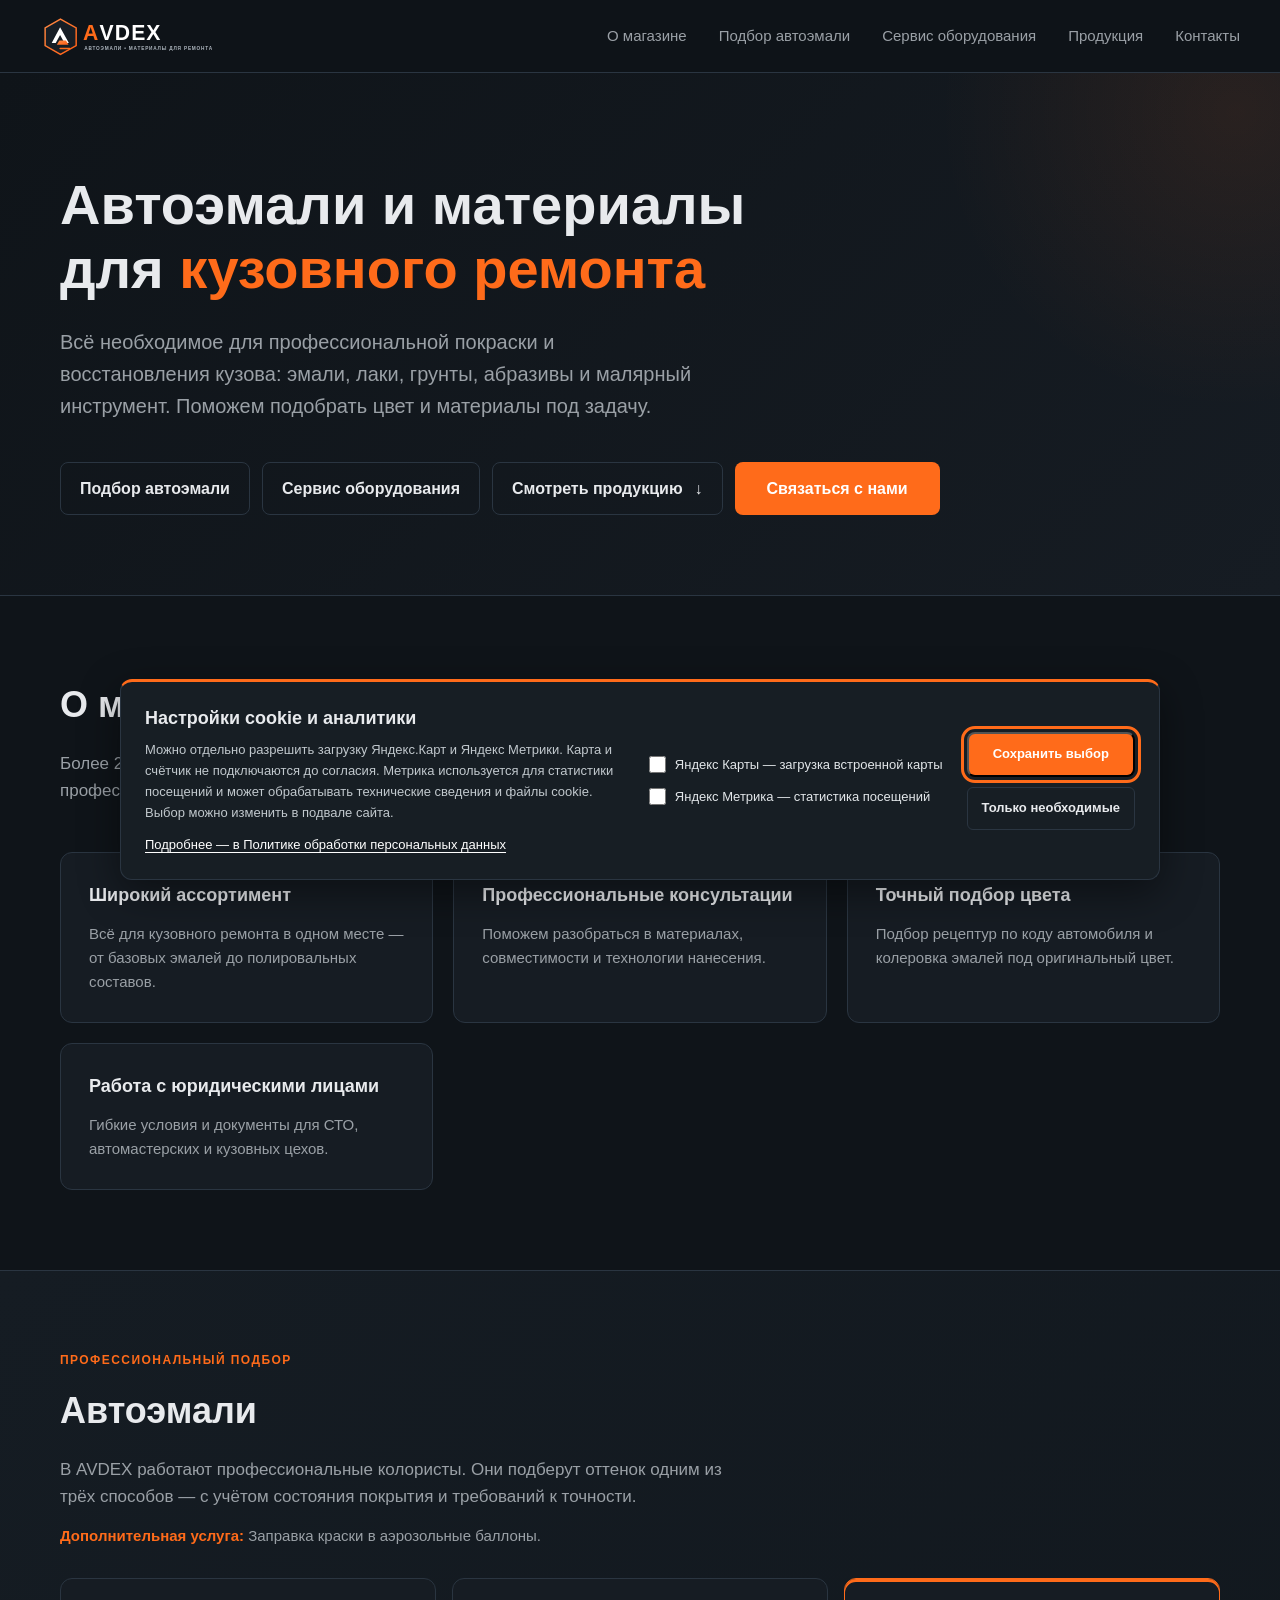
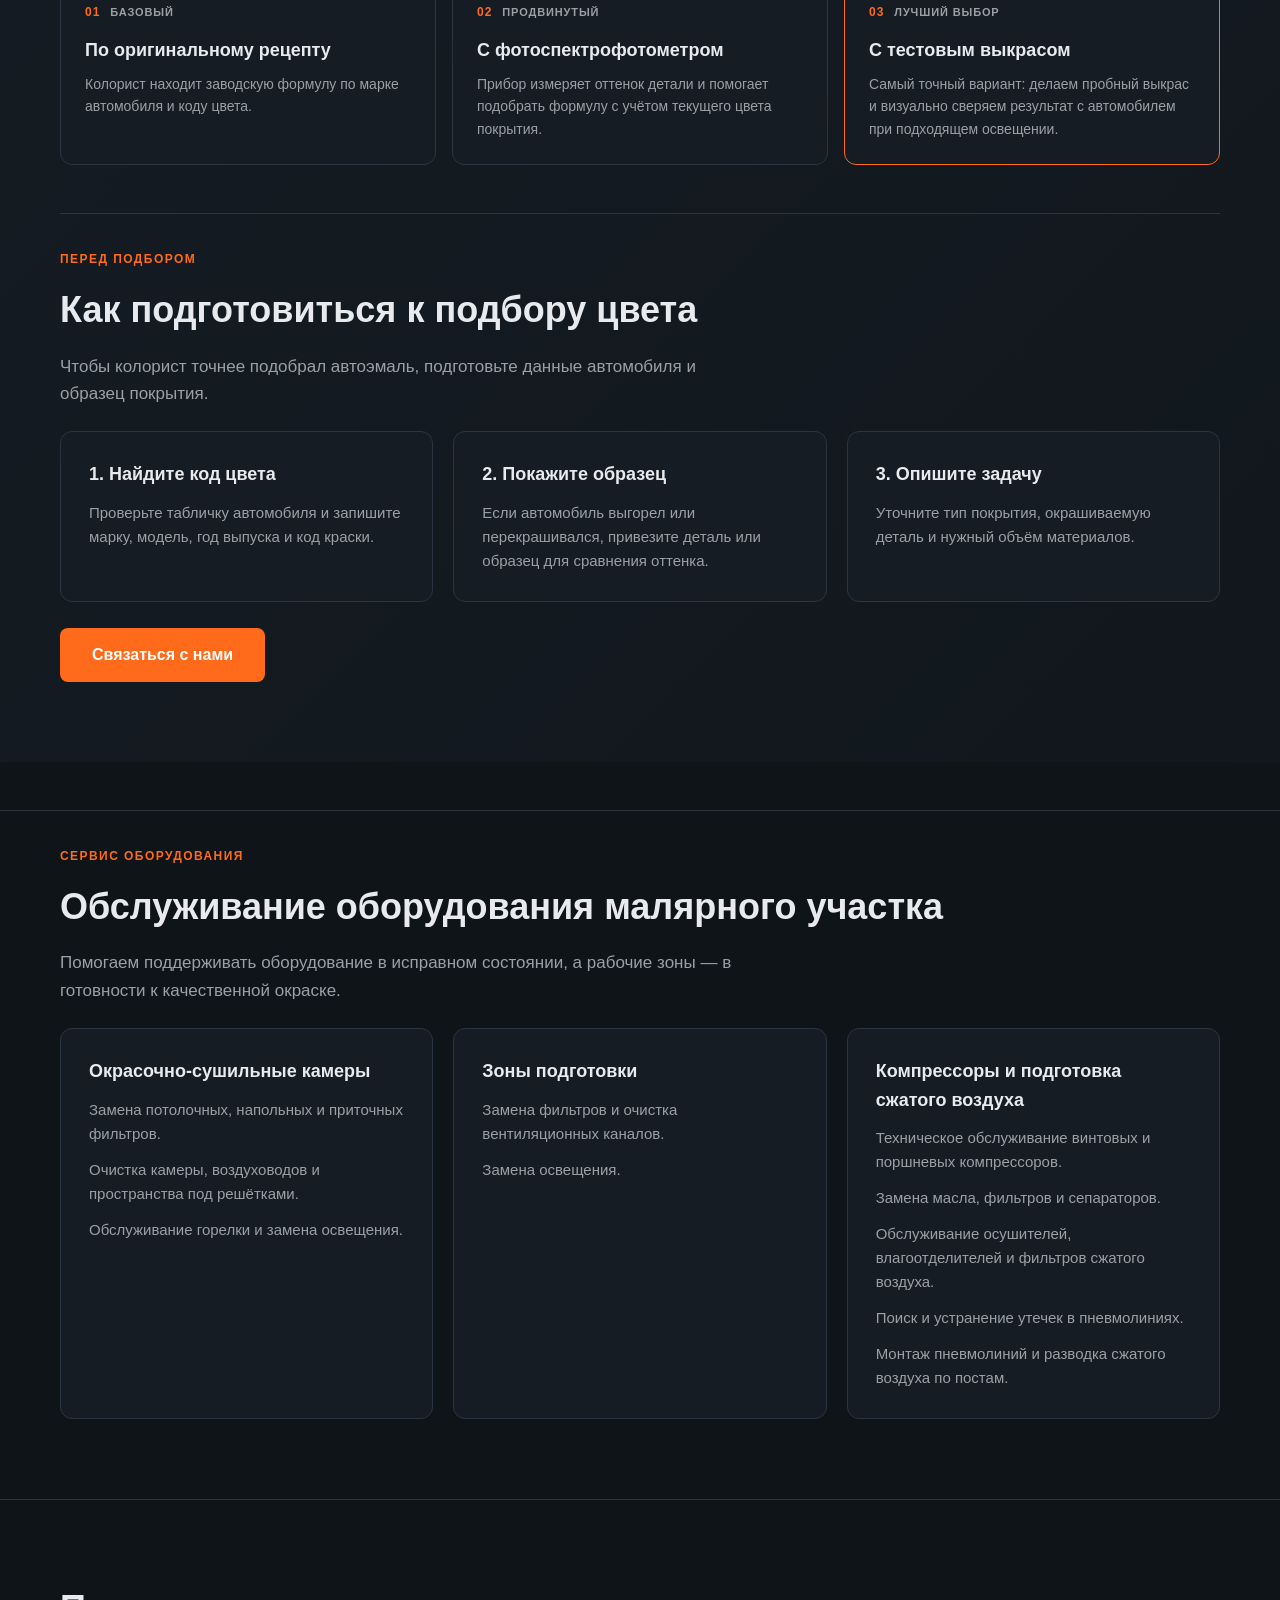
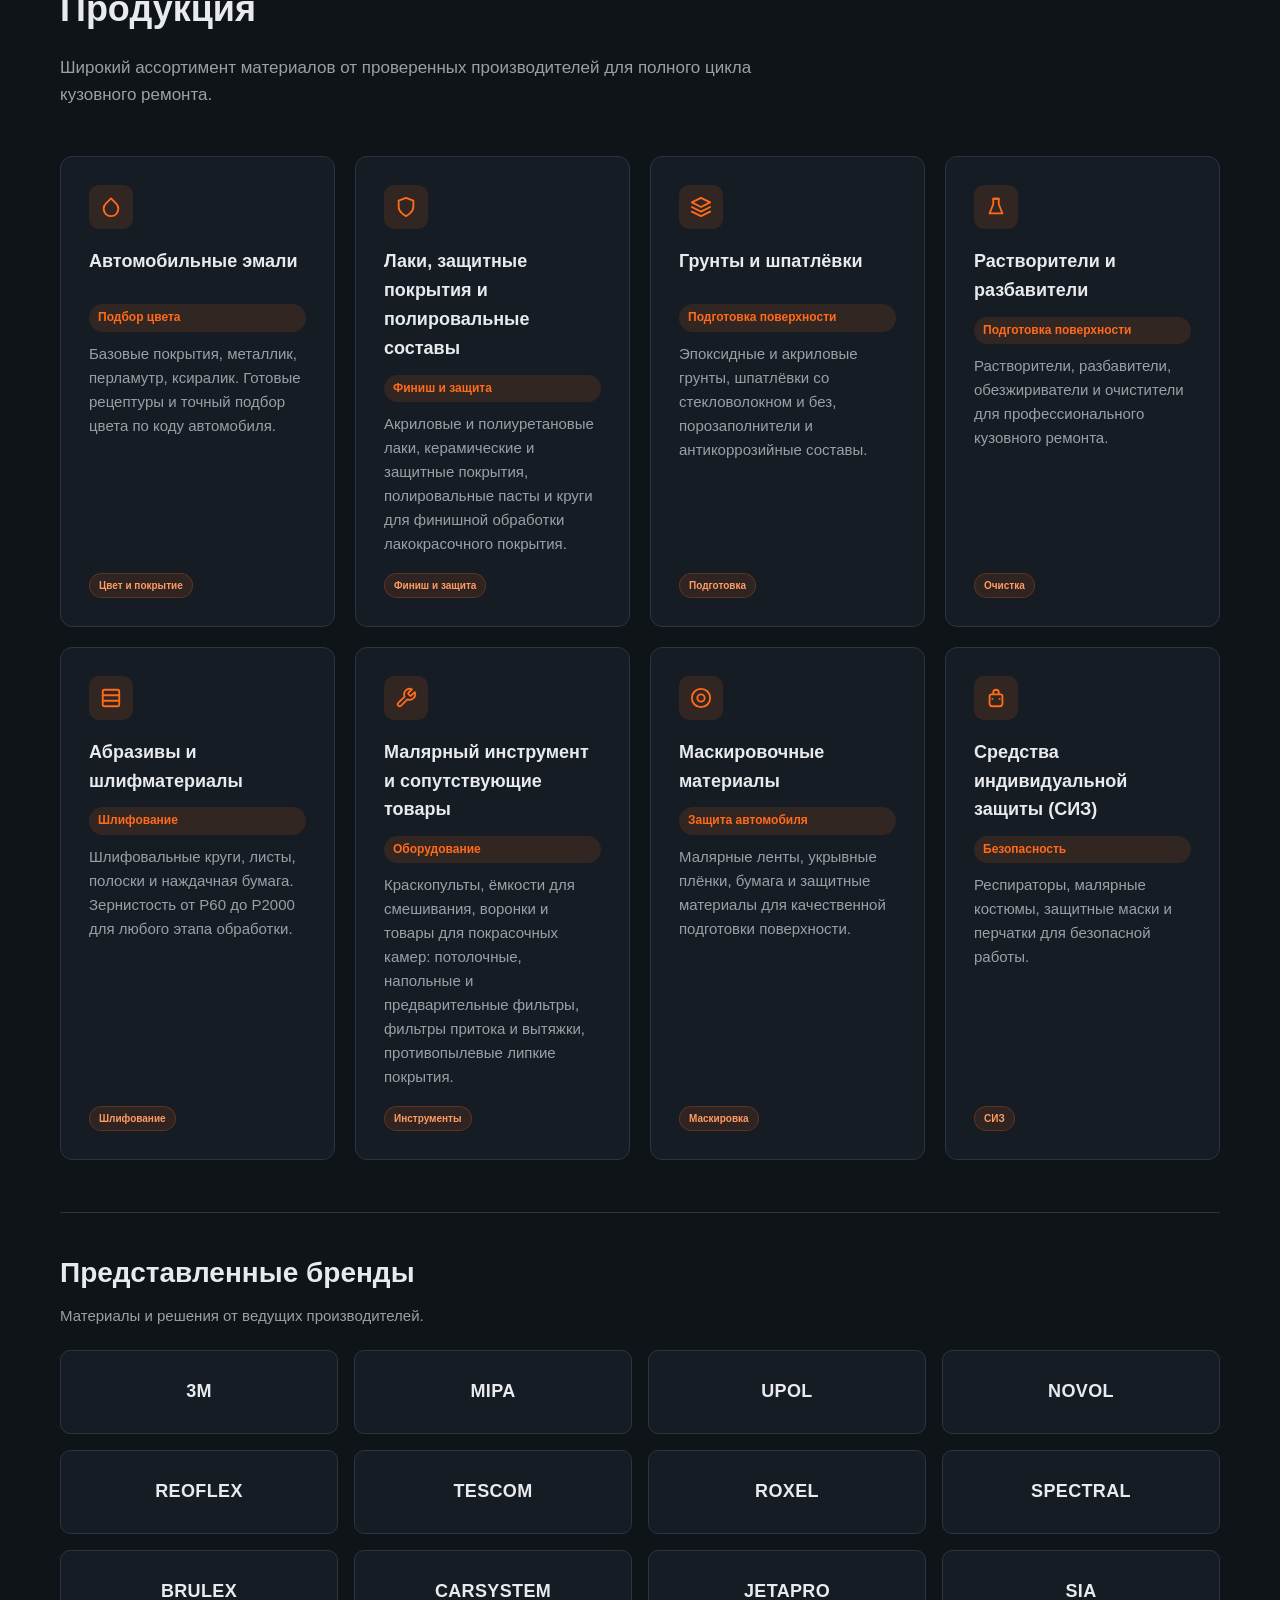
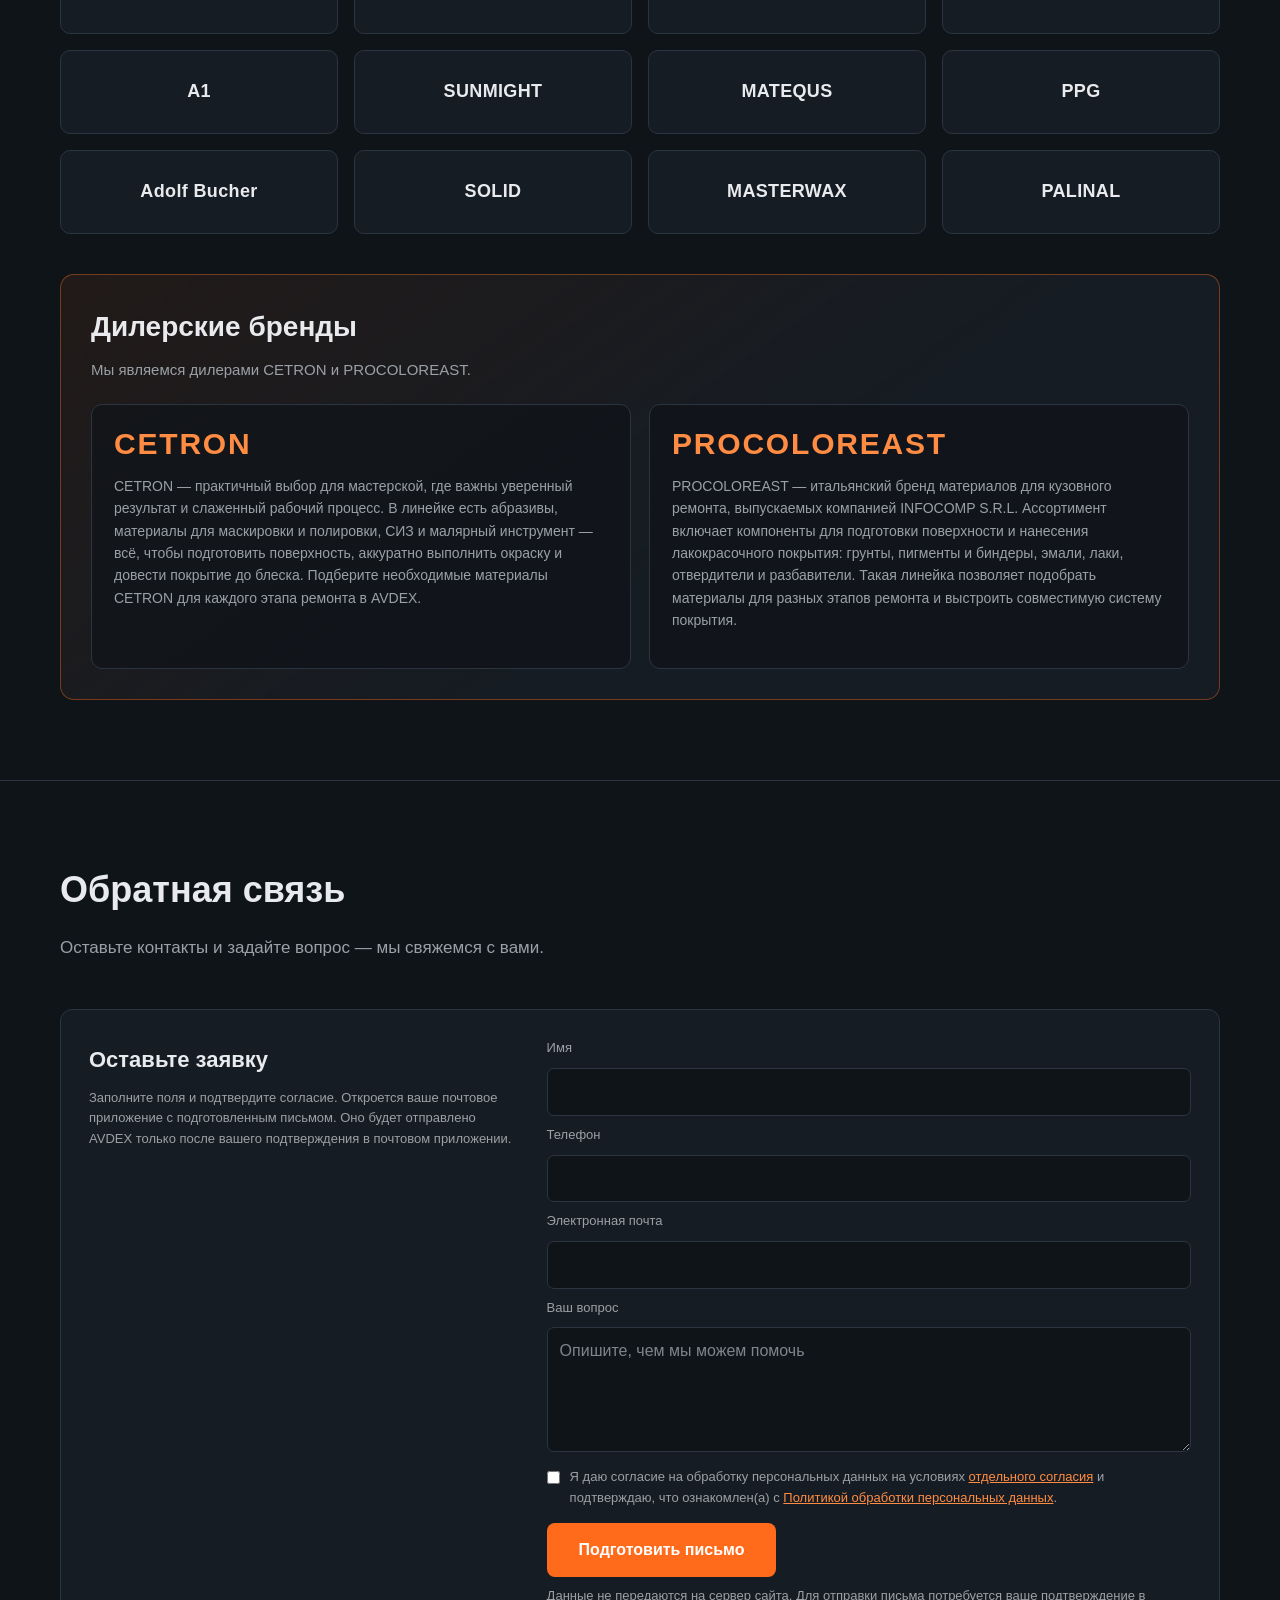
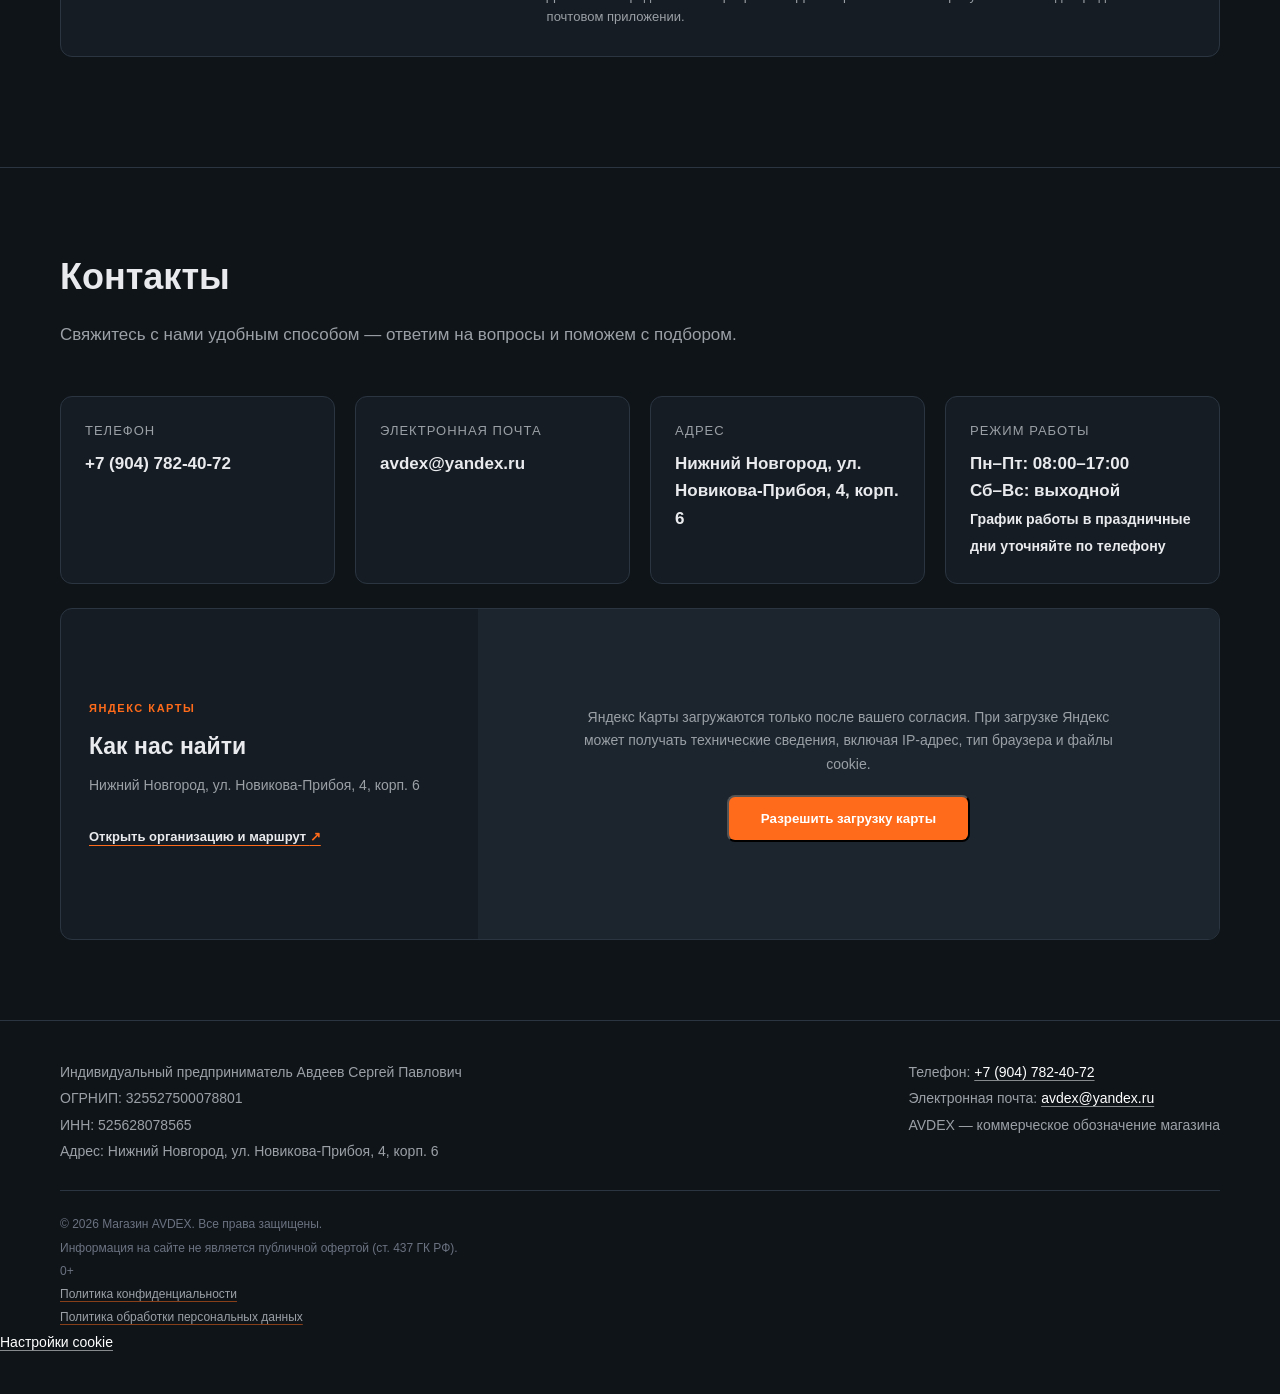
<file: index.html>
<!DOCTYPE html>
<html lang="ru">
<head>
  <meta charset="UTF-8">
  <meta name="viewport" content="width=device-width, initial-scale=1.0">
  <title>AVDEX — магазин автоэмалей и материалов для кузовного ремонта</title>
  <meta name="description" content="Магазин AVDEX: автоэмали, лаки, грунты, шпатлёвки, абразивы и инструмент для кузовного ремонта. Профессиональный подбор цвета.">
  <meta name="theme-color" content="#0f1419">
  <meta property="og:title" content="AVDEX — материалы для кузовного ремонта">
  <meta property="og:description" content="Автоэмали, лаки, грунты и расходные материалы для профессионального кузовного ремонта.">
  <meta property="og:type" content="website">
  <meta property="og:url" content="https://untiedq.github.io/avdex/">
  <link rel="canonical" href="https://untiedq.github.io/avdex/">
  <link rel="icon" href="data:image/svg+xml,%3Csvg xmlns='http://www.w3.org/2000/svg' viewBox='0 0 100 100'%3E%3Crect width='100' height='100' rx='20' fill='%23ff6b1a'/%3E%3Ctext x='50' y='68' font-family='Arial' font-size='48' font-weight='bold' fill='%23fff' text-anchor='middle'%3EA%3C/text%3E%3C/svg%3E">
  <link rel="stylesheet" href="style.css?v=metrica-opt-in-1">
</head>
<body>
  <a class="skip-link" href="#main">Перейти к содержимому</a>

  <header class="header">
    <div class="container header-inner">
      <a href="#top" class="logo" aria-label="AVDEX — главная">
        <img class="logo-image" src="assets/avdex-logo.svg" alt="AVDEX — магазин автоэмалей">
      </a>
      <button class="menu-toggle" type="button" aria-label="Открыть меню" aria-expanded="false" aria-controls="main-nav">☰</button>
      <nav class="nav" id="main-nav" aria-label="Основная навигация">
        <a href="#about">О магазине</a>
        <a href="#paint-matching">Подбор автоэмали</a>
        <a href="#equipment-service">Сервис оборудования</a>
        <a href="#products">Продукция</a>
        <a href="#contacts">Контакты</a>
      </nav>
    </div>
  </header>

  <main id="main">
  <section class="hero" id="top">
    <div class="container">
      <h1>Автоэмали и материалы для <span>кузовного ремонта</span></h1>
      <p>Всё необходимое для профессиональной покраски и восстановления кузова: эмали, лаки, грунты, абразивы и малярный инструмент. Поможем подобрать цвет и материалы под задачу.</p>
      <div class="hero-actions">
        <a href="#paint-matching" class="btn-secondary">Подбор автоэмали</a>
        <a href="#equipment-service" class="btn-secondary">Сервис оборудования</a>
        <a href="#products" class="btn-secondary">Смотреть продукцию <span aria-hidden="true">↓</span></a>
        <a href="#feedback" class="btn">Связаться с нами</a>
      </div>
    </div>
  </section>

  <section class="section" id="about">
    <div class="container">
      <h2 class="section-title">О магазине AVDEX</h2>
      <p class="section-sub">Более 20 лет опыта в малярно-кузовной отрасли. Работаем с частными мастерами и профессиональными СТО, помогаем подобрать материалы под задачу и бюджет.</p>

      <div class="grid">
        <div class="card">
          <h3>Широкий ассортимент</h3>
          <p>Всё для кузовного ремонта в одном месте — от базовых эмалей до полировальных составов.</p>
        </div>
        <div class="card">
          <h3>Профессиональные консультации</h3>
          <p>Поможем разобраться в материалах, совместимости и технологии нанесения.</p>
        </div>
        <div class="card">
          <h3>Точный подбор цвета</h3>
          <p>Подбор рецептур по коду автомобиля и колеровка эмалей под оригинальный цвет.</p>
        </div>
        <div class="card">
          <h3>Работа с юридическими лицами</h3>
          <p>Гибкие условия и документы для СТО, автомастерских и кузовных цехов.</p>
        </div>
      </div>
    </div>
  </section>

  <section class="section color-guide" id="paint-matching">
    <div class="container color-guide-layout">
      <div class="color-guide-intro">
        <p class="guide-kicker">Профессиональный подбор</p>
        <h2 class="section-title">Автоэмали</h2>
        <p class="section-sub">В AVDEX работают профессиональные колористы. Они подберут оттенок одним из трёх способов — с учётом состояния покрытия и требований к точности.</p>
        <p class="paint-service-extra"><strong>Дополнительная услуга:</strong> Заправка краски в аэрозольные баллоны.</p>
        
      </div>
      <div class="matching-methods">
        <article class="method-card"><div class="method-heading"><span class="step-number">01</span><span class="method-level">Базовый</span></div><h3>По оригинальному рецепту</h3><p>Колорист находит заводскую формулу по марке автомобиля и коду цвета.</p></article>
        <article class="method-card"><div class="method-heading"><span class="step-number">02</span><span class="method-level">Продвинутый</span></div><h3>С фотоспектрофотометром</h3><p>Прибор измеряет оттенок детали и помогает подобрать формулу с учётом текущего цвета покрытия.</p></article>
        <article class="method-card method-card-featured"><div class="method-heading"><span class="step-number">03</span><span class="method-level">Лучший выбор</span></div><h3>С тестовым выкрасом</h3><p>Самый точный вариант: делаем пробный выкрас и визуально сверяем результат с автомобилем при подходящем освещении.</p></article>
      </div>
      <div class="prep-guide" id="color-guide">
        <p class="guide-kicker">Перед подбором</p>
        <h2 class="section-title">Как подготовиться к подбору цвета</h2>
        <p class="section-sub">Чтобы колорист точнее подобрал автоэмаль, подготовьте данные автомобиля и образец покрытия.</p>
        <div class="guide-grid">
          <article class="card"><h3>1. Найдите код цвета</h3><p>Проверьте табличку автомобиля и запишите марку, модель, год выпуска и код краски.</p></article>
          <article class="card"><h3>2. Покажите образец</h3><p>Если автомобиль выгорел или перекрашивался, привезите деталь или образец для сравнения оттенка.</p></article>
          <article class="card"><h3>3. Опишите задачу</h3><p>Уточните тип покрытия, окрашиваемую деталь и нужный объём материалов.</p></article>
        </div>
        <div class="guide-actions"><a class="btn" href="#contacts">Связаться с нами</a></div>
      </div>
    </div>
  </section>



  <section class="section prep-guide" id="equipment-service">
        <div class="container">
        <p class="guide-kicker">Сервис оборудования</p>
        <h2 class="section-title">Обслуживание оборудования малярного участка</h2>
        <p class="section-sub">Помогаем поддерживать оборудование в исправном состоянии, а рабочие зоны — в готовности к качественной окраске.</p>
        <div class="guide-grid">
          <article class="card">
            <h3>Окрасочно-сушильные камеры</h3>
            <div class="equipment-service-list">
              <p>Замена потолочных, напольных и приточных фильтров.</p>
              <p>Очистка камеры, воздуховодов и пространства под решётками.</p>
              <p>Обслуживание горелки и замена освещения.</p>
            </div>
          </article>
          <article class="card">
            <h3>Зоны подготовки</h3>
            <div class="equipment-service-list">
              <p>Замена фильтров и очистка вентиляционных каналов.</p>
              <p>Замена освещения.</p>
            </div>
          </article>
          <article class="card">
            <h3>Компрессоры и подготовка сжатого воздуха</h3>
            <div class="equipment-service-list">
              <p>Техническое обслуживание винтовых и поршневых компрессоров.</p>
              <p>Замена масла, фильтров и сепараторов.</p>
              <p>Обслуживание осушителей, влагоотделителей и фильтров сжатого воздуха.</p>
              <p>Поиск и устранение утечек в пневмолиниях.</p>
              <p>Монтаж пневмолиний и разводка сжатого воздуха по постам.</p>
            </div>
          </article>
        </div>
              </div>
      </section>

  <section class="section" id="products">
    <div class="container">
      <h2 class="section-title">Продукция</h2>
      <p class="section-sub">Широкий ассортимент материалов от проверенных производителей для полного цикла кузовного ремонта.</p>

      <div class="grid product-grid">
        <div class="card product-card">
          <div class="icon"><svg viewBox="0 0 24 24" fill="none" stroke="currentColor" stroke-width="2" stroke-linecap="round" stroke-linejoin="round"><path d="M12 2.69l5.66 5.66a8 8 0 1 1-11.31 0z"/></svg></div>
          <h3>Автомобильные эмали</h3><span class="card-tag">Подбор цвета</span>
          <p>Базовые покрытия, металлик, перламутр, ксиралик. Готовые рецептуры и точный подбор цвета по коду автомобиля.</p>
          <span class="product-tag">Цвет и покрытие</span>
        </div>

        <div class="card product-card">
          <div class="icon"><svg viewBox="0 0 24 24" fill="none" stroke="currentColor" stroke-width="2" stroke-linecap="round" stroke-linejoin="round"><path d="M12 22s8-4 8-10V5l-8-3-8 3v7c0 6 8 10 8 10z"/></svg></div>
          <h3>Лаки, защитные покрытия и полировальные составы</h3><span class="card-tag">Финиш и защита</span>
          <p>Акриловые и полиуретановые лаки, керамические и защитные покрытия, полировальные пасты и круги для финишной обработки лакокрасочного покрытия.</p>
          <span class="product-tag">Финиш и защита</span>
        </div>

        <div class="card product-card">
          <div class="icon"><svg viewBox="0 0 24 24" fill="none" stroke="currentColor" stroke-width="2" stroke-linecap="round" stroke-linejoin="round"><polygon points="12 2 2 7 12 12 22 7 12 2"/><polyline points="2 17 12 22 22 17"/><polyline points="2 12 12 17 22 12"/></svg></div>
          <h3>Грунты и шпатлёвки</h3><span class="card-tag">Подготовка поверхности</span>
          <p>Эпоксидные и акриловые грунты, шпатлёвки со стекловолокном и без, порозаполнители и антикоррозийные составы.</p>
          <span class="product-tag">Подготовка</span>
        </div>

        <div class="card product-card">
          <div class="icon"><svg viewBox="0 0 24 24" fill="none" stroke="currentColor" stroke-width="2" stroke-linecap="round" stroke-linejoin="round"><path d="M9 3h6v6l4 10H5L9 9V3z"/><line x1="9" y1="3" x2="15" y2="3"/></svg></div>
          <h3>Растворители и разбавители</h3><span class="card-tag">Подготовка поверхности</span>
          <p>Растворители, разбавители, обезжириватели и очистители для профессионального кузовного ремонта.</p>
          <span class="product-tag">Очистка</span>
        </div>

        <div class="card product-card">
          <div class="icon"><svg viewBox="0 0 24 24" fill="none" stroke="currentColor" stroke-width="2" stroke-linecap="round" stroke-linejoin="round"><rect x="3" y="3" width="18" height="18" rx="2"/><line x1="3" y1="9" x2="21" y2="9"/><line x1="3" y1="15" x2="21" y2="15"/></svg></div>
          <h3>Абразивы и шлифматериалы</h3><span class="card-tag">Шлифование</span>
          <p>Шлифовальные круги, листы, полоски и наждачная бумага. Зернистость от P60 до P2000 для любого этапа обработки.</p>
          <span class="product-tag">Шлифование</span>
        </div>

        <div class="card product-card">
          <div class="icon"><svg viewBox="0 0 24 24" fill="none" stroke="currentColor" stroke-width="2" stroke-linecap="round" stroke-linejoin="round"><path d="M14.7 6.3a1 1 0 0 0 0 1.4l1.6 1.6a1 1 0 0 0 1.4 0l3.77-3.77a6 6 0 0 1-7.94 7.94l-6.91 6.91a2.12 2.12 0 0 1-3-3l6.91-6.91a6 6 0 0 1 7.94-7.94l-3.76 3.76z"/></svg></div>
          <h3>Малярный инструмент и сопутствующие товары</h3><span class="card-tag">Оборудование</span>
          <p>Краскопульты, ёмкости для смешивания, воронки и товары для покрасочных камер: потолочные, напольные и предварительные фильтры, фильтры притока и вытяжки, противопылевые липкие покрытия.</p>
          <span class="product-tag">Инструменты</span>
        </div>

        <div class="card product-card">
          <div class="icon"><svg viewBox="0 0 24 24" fill="none" stroke="currentColor" stroke-width="2" stroke-linecap="round" stroke-linejoin="round"><circle cx="12" cy="12" r="10"/><circle cx="12" cy="12" r="4"/></svg></div>
          <h3>Маскировочные материалы</h3><span class="card-tag">Защита автомобиля</span>
          <p>Малярные ленты, укрывные плёнки, бумага и защитные материалы для качественной подготовки поверхности.</p>
          <span class="product-tag">Маскировка</span>
        </div>

        <div class="card product-card">
          <div class="icon"><svg viewBox="0 0 24 24" fill="none" stroke="currentColor" stroke-width="2" stroke-linecap="round" stroke-linejoin="round"><path d="M12 3a3 3 0 0 0-3 3v2H7a2 2 0 0 0-2 2v8a3 3 0 0 0 3 3h8a3 3 0 0 0 3-3v-8a2 2 0 0 0-2-2h-2V6a3 3 0 0 0-3-3z"/><path d="M9 8h6M8 13h.01M16 13h.01"/></svg></div>
          <h3>Средства индивидуальной защиты (СИЗ)</h3><span class="card-tag">Безопасность</span>
          <p>Респираторы, малярные костюмы, защитные маски и перчатки для безопасной работы.</p>
          <span class="product-tag">СИЗ</span>
        </div></div>
      <div class="brand-showcase">
        <h3 class="section-title">Представленные бренды</h3>
        <p class="section-sub">Материалы и решения от ведущих производителей.</p>
        <div class="brand-grid" aria-label="Представленные бренды">
          <div class="brand-wordmark"><strong>3M</strong></div>
          <div class="brand-wordmark"><strong>MIPA</strong></div>
          <div class="brand-wordmark"><strong>UPOL</strong></div>
          <div class="brand-wordmark"><strong>NOVOL</strong></div>
          <div class="brand-wordmark"><strong>REOFLEX</strong></div>
          <div class="brand-wordmark"><strong>TESCOM</strong></div>
          <div class="brand-wordmark"><strong>ROXEL</strong></div>
          <div class="brand-wordmark"><strong>SPECTRAL</strong></div>
          <div class="brand-wordmark"><strong>BRULEX</strong></div>
          <div class="brand-wordmark"><strong>CARSYSTEM</strong></div>
          <div class="brand-wordmark"><strong>JETAPRO</strong></div>
          <div class="brand-wordmark"><strong>SIA</strong></div>
          <div class="brand-wordmark"><strong>A1</strong></div>
          <div class="brand-wordmark"><strong>SUNMIGHT</strong></div>
          <div class="brand-wordmark"><strong>MATEQUS</strong></div>
          <div class="brand-wordmark"><strong>PPG</strong></div>
          <div class="brand-wordmark"><strong>Adolf Bucher</strong></div>
          <div class="brand-wordmark"><strong>SOLID</strong></div>
          <div class="brand-wordmark"><strong>MASTERWAX</strong></div>
          <div class="brand-wordmark"><strong>PALINAL</strong></div>
        </div>
      </div>
      <div class="dealer-showcase">
        <h3 class="section-title">Дилерские бренды</h3>
        <p class="section-sub">Мы являемся дилерами CETRON и PROCOLOREAST.</p>
        <div class="dealer-brand-grid">
          <article class="dealer-brand-card">
            <div class="dealer-brand-heading"><strong class="dealer-brand-mark">CETRON</strong></div>
            <p>CETRON — практичный выбор для мастерской, где важны уверенный результат и слаженный рабочий процесс. В линейке есть абразивы, материалы для маскировки и полировки, СИЗ и малярный инструмент — всё, чтобы подготовить поверхность, аккуратно выполнить окраску и довести покрытие до блеска. Подберите необходимые материалы CETRON для каждого этапа ремонта в AVDEX.</p>
          </article>
          <article class="dealer-brand-card">
            <div class="dealer-brand-heading"><strong class="dealer-brand-mark">PROCOLOREAST</strong></div>
            <p>PROCOLOREAST — итальянский бренд материалов для кузовного ремонта, выпускаемых компанией INFOCOMP S.R.L. Ассортимент включает компоненты для подготовки поверхности и нанесения лакокрасочного покрытия: грунты, пигменты и биндеры, эмали, лаки, отвердители и разбавители. Такая линейка позволяет подобрать материалы для разных этапов ремонта и выстроить совместимую систему покрытия. </p>
          </article>
        </div>
      </div>

    </div>
  </section>





      

  <section class="section" id="feedback">
    <div class="container">
      <h2 class="section-title">Обратная связь</h2>
      <p class="section-sub">Оставьте контакты и задайте вопрос — мы свяжемся с вами.</p>
      <div class="feedback-card">
        <div class="feedback-copy">
          <h3>Оставьте заявку</h3>
          <p>Заполните поля и подтвердите согласие. Откроется ваше почтовое приложение с подготовленным письмом. Оно будет отправлено AVDEX только после вашего подтверждения в почтовом приложении.</p>
        </div>
        <form class="feedback-form" id="feedback-form">
          <label for="feedback-name">Имя</label>
          <input id="feedback-name" name="name" autocomplete="name" required maxlength="100">
          <label for="feedback-phone">Телефон</label>
          <input id="feedback-phone" name="phone" type="tel" autocomplete="tel" required maxlength="30">
          <label for="feedback-email">Электронная почта</label>
          <input id="feedback-email" name="email" type="email" autocomplete="email" required maxlength="254">
          <label for="feedback-message">Ваш вопрос</label>
          <textarea id="feedback-message" name="message" rows="4" maxlength="2000" placeholder="Опишите, чем мы можем помочь"></textarea>
          <label class="consent-check">
            <input type="checkbox" name="consent" required>
            <span>Я даю согласие на обработку персональных данных на условиях <a href="consent.html" target="_blank" rel="noopener">отдельного согласия</a> и подтверждаю, что ознакомлен(а) с <a href="personal-data.html" target="_blank" rel="noopener">Политикой обработки персональных данных</a>.</span>
          </label>
          <button class="btn" type="submit">Подготовить письмо</button>
          <p class="form-note" id="form-note" aria-live="polite">Данные не передаются на сервер сайта. Для отправки письма потребуется ваше подтверждение в почтовом приложении.</p>
        </form>
      </div>
    </div>
  </section>

  <section class="section" id="contacts">
    <div class="container">
      <h2 class="section-title">Контакты</h2>
      <p class="section-sub">Свяжитесь с нами удобным способом — ответим на вопросы и поможем с подбором.</p>

      <div class="contacts-grid">
        <div class="contact-item">
          <div class="label">Телефон</div>
          <div class="value"><a href="tel:+79047824072">+7 (904) 782-40-72</a></div>
        </div>
        <div class="contact-item">
          <div class="label">Электронная почта</div>
          <div class="value"><a href="mailto:avdex@yandex.ru">avdex@yandex.ru</a></div>
        </div>
        <div class="contact-item">
          <div class="label">Адрес</div>
          <div class="value">Нижний Новгород, ул. Новикова-Прибоя, 4, корп. 6</div>
        </div>
        <div class="contact-item">
          <div class="label">Режим работы</div>
          <div class="value">Пн–Пт: 08:00–17:00<br>Сб–Вс: выходной<br><small>График работы в праздничные дни уточняйте по телефону</small></div>
        </div>
      </div>
      <div class="map-card">
        <div class="map-copy">
          <p class="map-kicker">Яндекс Карты</p>
          <h3>Как нас найти</h3>
          <p class="map-address">Нижний Новгород, ул. Новикова-Прибоя, 4, корп. 6</p>
          <a class="map-link" href="https://yandex.ru/maps/org/avdex/193976392465/?ll=43.925282%2C56.258968&z=17" target="_blank" rel="noopener noreferrer">Открыть организацию и маршрут <span aria-hidden="true">↗</span></a>
        </div>
        <div class="map-frame" id="map-frame">
          <div class="map-placeholder" id="map-placeholder">
            <p>Яндекс Карты загружаются только после вашего согласия. При загрузке Яндекс может получать технические сведения, включая IP-адрес, тип браузера и файлы cookie.</p>
            <button class="btn" type="button" id="map-load-button">Разрешить загрузку карты</button>
          </div>
        </div>
      </div>

    </div>
  </section>

  

  </main>

  <footer class="footer">
    <div class="container">
      <div class="footer-inner">
        <div class="footer-info">
          <p>Индивидуальный предприниматель Авдеев Сергей Павлович</p>
          <p>ОГРНИП: 325527500078801</p>
          <p>ИНН: 525628078565</p>
          <p>Адрес: Нижний Новгород, ул. Новикова-Прибоя, 4, корп. 6</p>
        </div>
        <div class="footer-info">
          <p>Телефон: <a href="tel:+79047824072">+7 (904) 782-40-72</a></p>
          <p>Электронная почта: <a href="mailto:avdex@yandex.ru">avdex@yandex.ru</a></p>
          <p>AVDEX — коммерческое обозначение магазина</p>
        </div>
      </div>
      <div class="footer-legal">
        <p>© 2026 Магазин AVDEX. Все права защищены.</p>
        <p>Информация на сайте не является публичной офертой (ст. 437 ГК РФ).</p>
        <p>0+</p>
        <p><a href="privacy.html">Политика конфиденциальности</a></p>
        <p><a href="personal-data.html">Политика обработки персональных данных</a></p>
      </div>
    </div>
      <p><button class="cookie-settings-button" type="button" id="cookie-settings">Настройки cookie</button></p>
  </footer>

  <aside class="cookie-banner" id="cookie-banner" role="dialog" aria-modal="false" aria-labelledby="cookie-title" aria-describedby="cookie-description" hidden>
    <div class="cookie-banner-copy">
      <h2 id="cookie-title">Настройки cookie и аналитики</h2>
      <p id="cookie-description">Можно отдельно разрешить загрузку Яндекс.Карт и Яндекс Метрики. Карта и счётчик не подключаются до согласия. Метрика используется для статистики посещений и может обрабатывать технические сведения и файлы cookie. Выбор можно изменить в подвале сайта.</p>
      <a href="personal-data.html">Подробнее — в Политике обработки персональных данных</a>
    </div>
    <div class="cookie-banner-options">
      <label class="cookie-choice"><input type="checkbox" id="cookie-map-consent"> Яндекс Карты — загрузка встроенной карты</label>
      <label class="cookie-choice"><input type="checkbox" id="cookie-metrica-consent"> Яндекс Метрика — статистика посещений</label>
    </div>
    <div class="cookie-banner-actions">
      <button class="btn" type="button" id="cookie-save">Сохранить выбор</button>
      <button class="btn-secondary" type="button" id="cookie-reject">Только необходимые</button>
    </div>
  </aside>

  <script src="script.js?v=metrica-opt-in-1"></script>
</body>
</html>
</file>
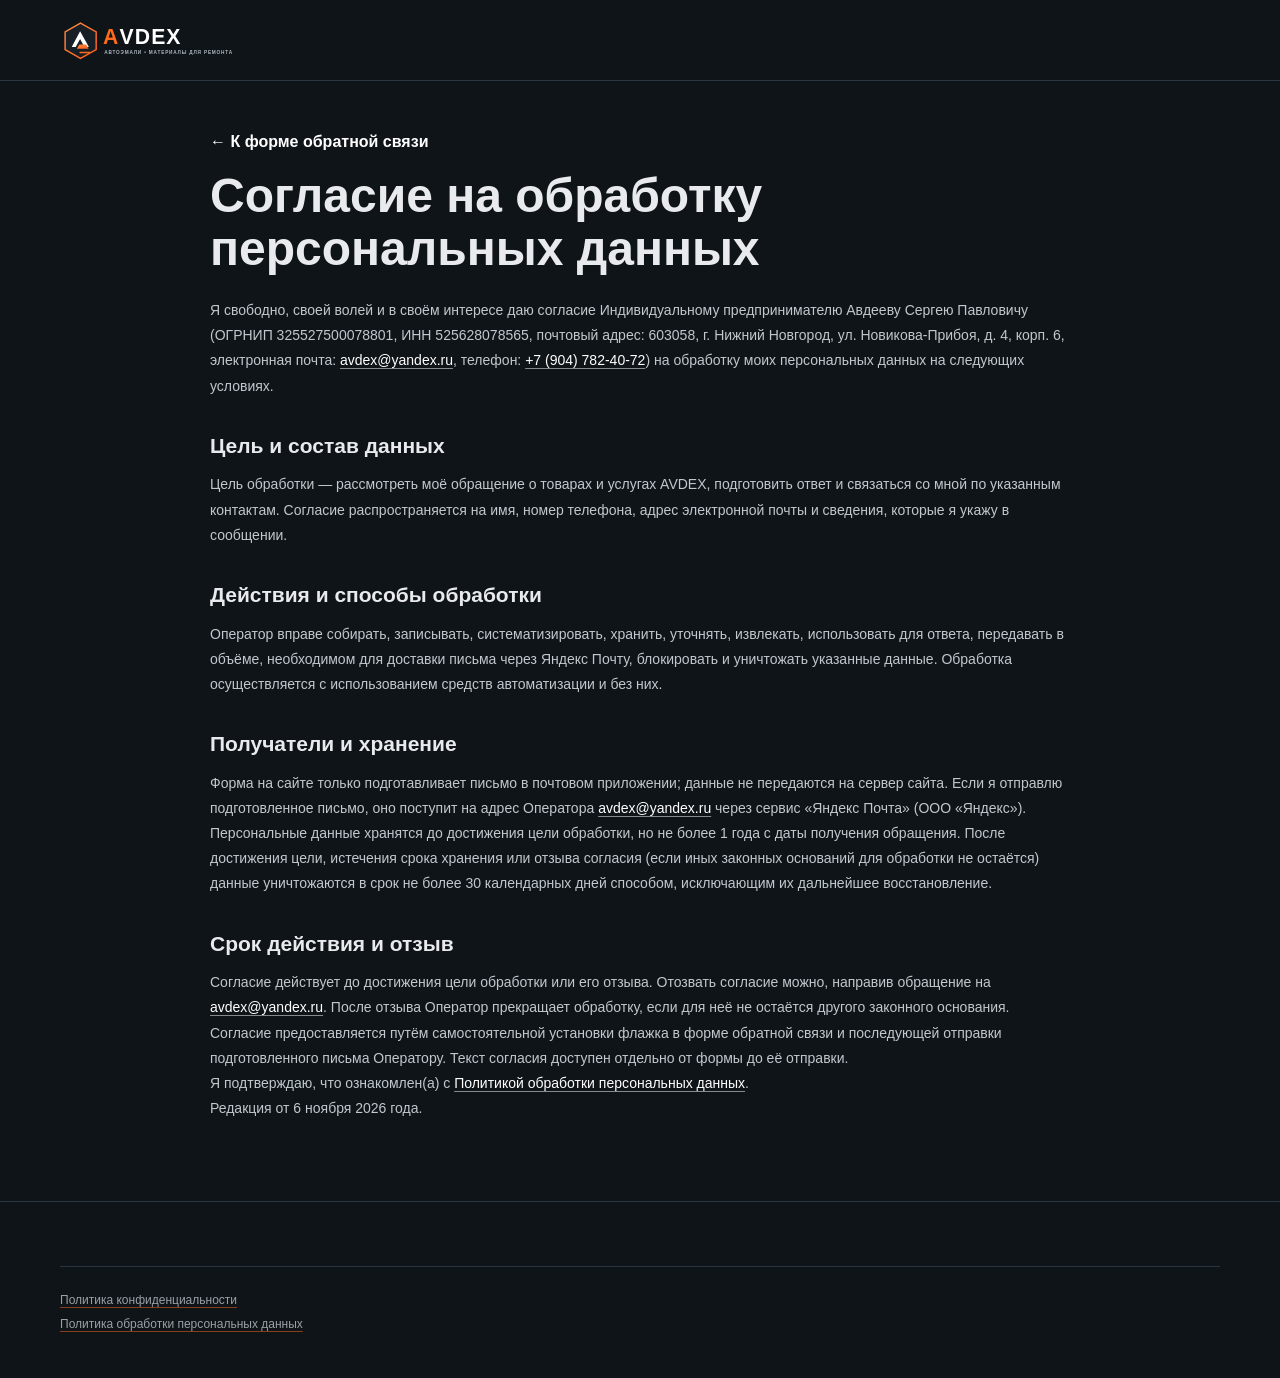
<file: consent.html>
<!doctype html>
<html lang="ru">
<head><meta charset="utf-8"><meta name="viewport" content="width=device-width, initial-scale=1"><meta name="robots" content="noindex,follow"><title>Согласие на обработку персональных данных — AVDEX</title><link rel="stylesheet" href="style.css?v=privacy-links-white-orange-3">  <link rel="icon" href="data:image/svg+xml,%3Csvg xmlns='http://www.w3.org/2000/svg' viewBox='0 0 100 100'%3E%3Crect width='100' height='100' rx='20' fill='%23ff6b1a'/%3E%3Ctext x='50' y='68' font-family='Arial' font-size='48' font-weight='bold' fill='%23fff' text-anchor='middle'%3EA%3C/text%3E%3C/svg%3E">
</head>
<body class="privacy-page"><header class="privacy-header"><div class="container"><a class="logo" href="index.html"><img class="logo-image" src="assets/avdex-logo.svg" alt="AVDEX — магазин автоэмалей"></a></div></header>
<main class="container privacy-main"><a class="privacy-back" href="index.html#feedback">← К форме обратной связи</a>
<h1>Согласие на обработку персональных данных</h1>
<p>Я свободно, своей волей и в своём интересе даю согласие Индивидуальному предпринимателю Авдееву Сергею Павловичу (ОГРНИП 325527500078801, ИНН 525628078565, почтовый адрес: 603058, г. Нижний Новгород, ул. Новикова-Прибоя, д. 4, корп. 6, электронная почта: <a href="mailto:avdex@yandex.ru">avdex@yandex.ru</a>, телефон: <a href="tel:+79047824072">+7 (904) 782-40-72</a>) на обработку моих персональных данных на следующих условиях.</p>
<h2>Цель и состав данных</h2>
<p>Цель обработки — рассмотреть моё обращение о товарах и услугах AVDEX, подготовить ответ и связаться со мной по указанным контактам. Согласие распространяется на имя, номер телефона, адрес электронной почты и сведения, которые я укажу в сообщении.</p>
<h2>Действия и способы обработки</h2>
<p>Оператор вправе собирать, записывать, систематизировать, хранить, уточнять, извлекать, использовать для ответа, передавать в объёме, необходимом для доставки письма через Яндекс Почту, блокировать и уничтожать указанные данные. Обработка осуществляется с использованием средств автоматизации и без них.</p>
<h2>Получатели и хранение</h2>
<p>Форма на сайте только подготавливает письмо в почтовом приложении; данные не передаются на сервер сайта. Если я отправлю подготовленное письмо, оно поступит на адрес Оператора <a href="mailto:avdex@yandex.ru">avdex@yandex.ru</a> через сервис «Яндекс Почта» (ООО «Яндекс»). Персональные данные хранятся до достижения цели обработки, но не более 1 года с даты получения обращения. После достижения цели, истечения срока хранения или отзыва согласия (если иных законных оснований для обработки не остаётся) данные уничтожаются в срок не более 30 календарных дней способом, исключающим их дальнейшее восстановление.</p>
<h2>Срок действия и отзыв</h2>
<p>Согласие действует до достижения цели обработки или его отзыва. Отозвать согласие можно, направив обращение на <a href="mailto:avdex@yandex.ru">avdex@yandex.ru</a>. После отзыва Оператор прекращает обработку, если для неё не остаётся другого законного основания.</p>
<p>Согласие предоставляется путём самостоятельной установки флажка в форме обратной связи и последующей отправки подготовленного письма Оператору. Текст согласия доступен отдельно от формы до её отправки.</p>
<p>Я подтверждаю, что ознакомлен(а) с <a href="personal-data.html">Политикой обработки персональных данных</a>.</p>
<p>Редакция от 6 ноября 2026 года.</p>
</main>
<footer class="footer">
  <div class="container">
    <div class="footer-legal">
      <p><a href="privacy.html">Политика конфиденциальности</a></p>
      <p><a href="personal-data.html">Политика обработки персональных данных</a></p>
    </div>
  </div>
</footer>
</body></html>
</file>
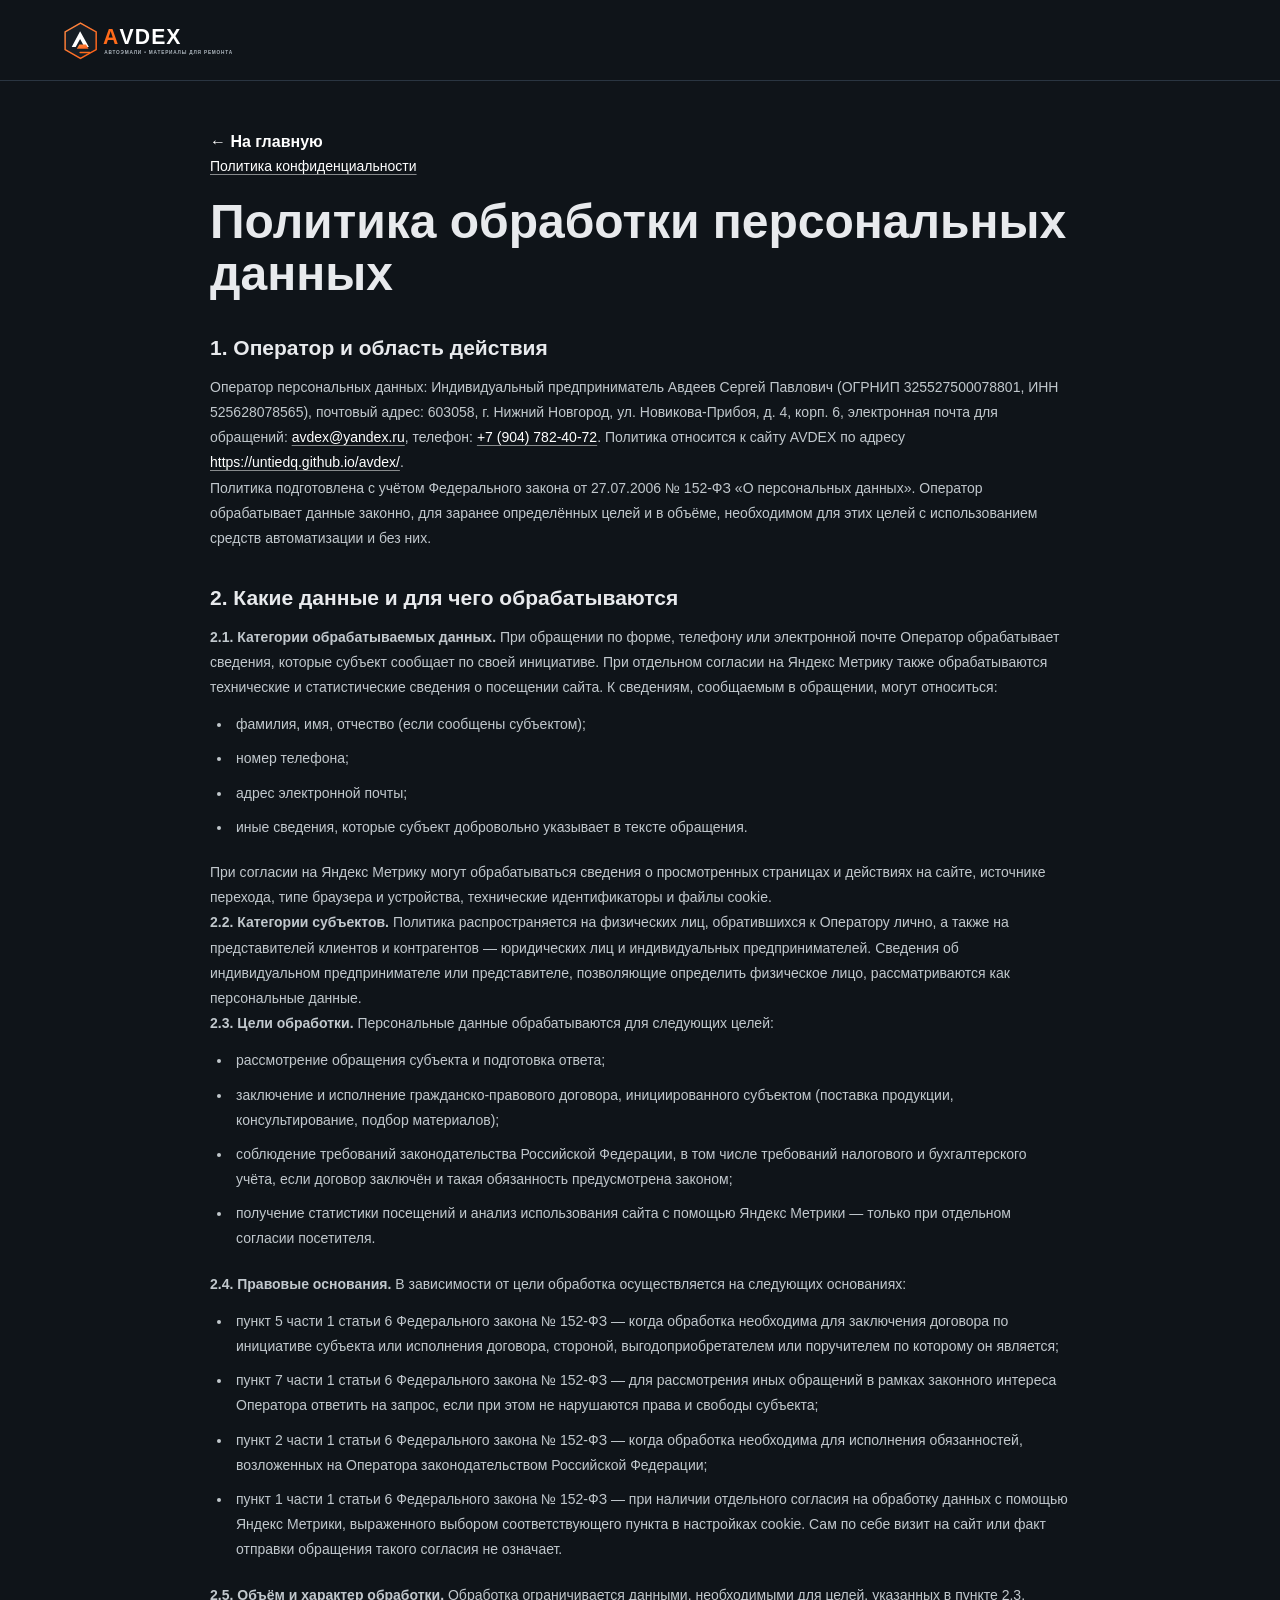
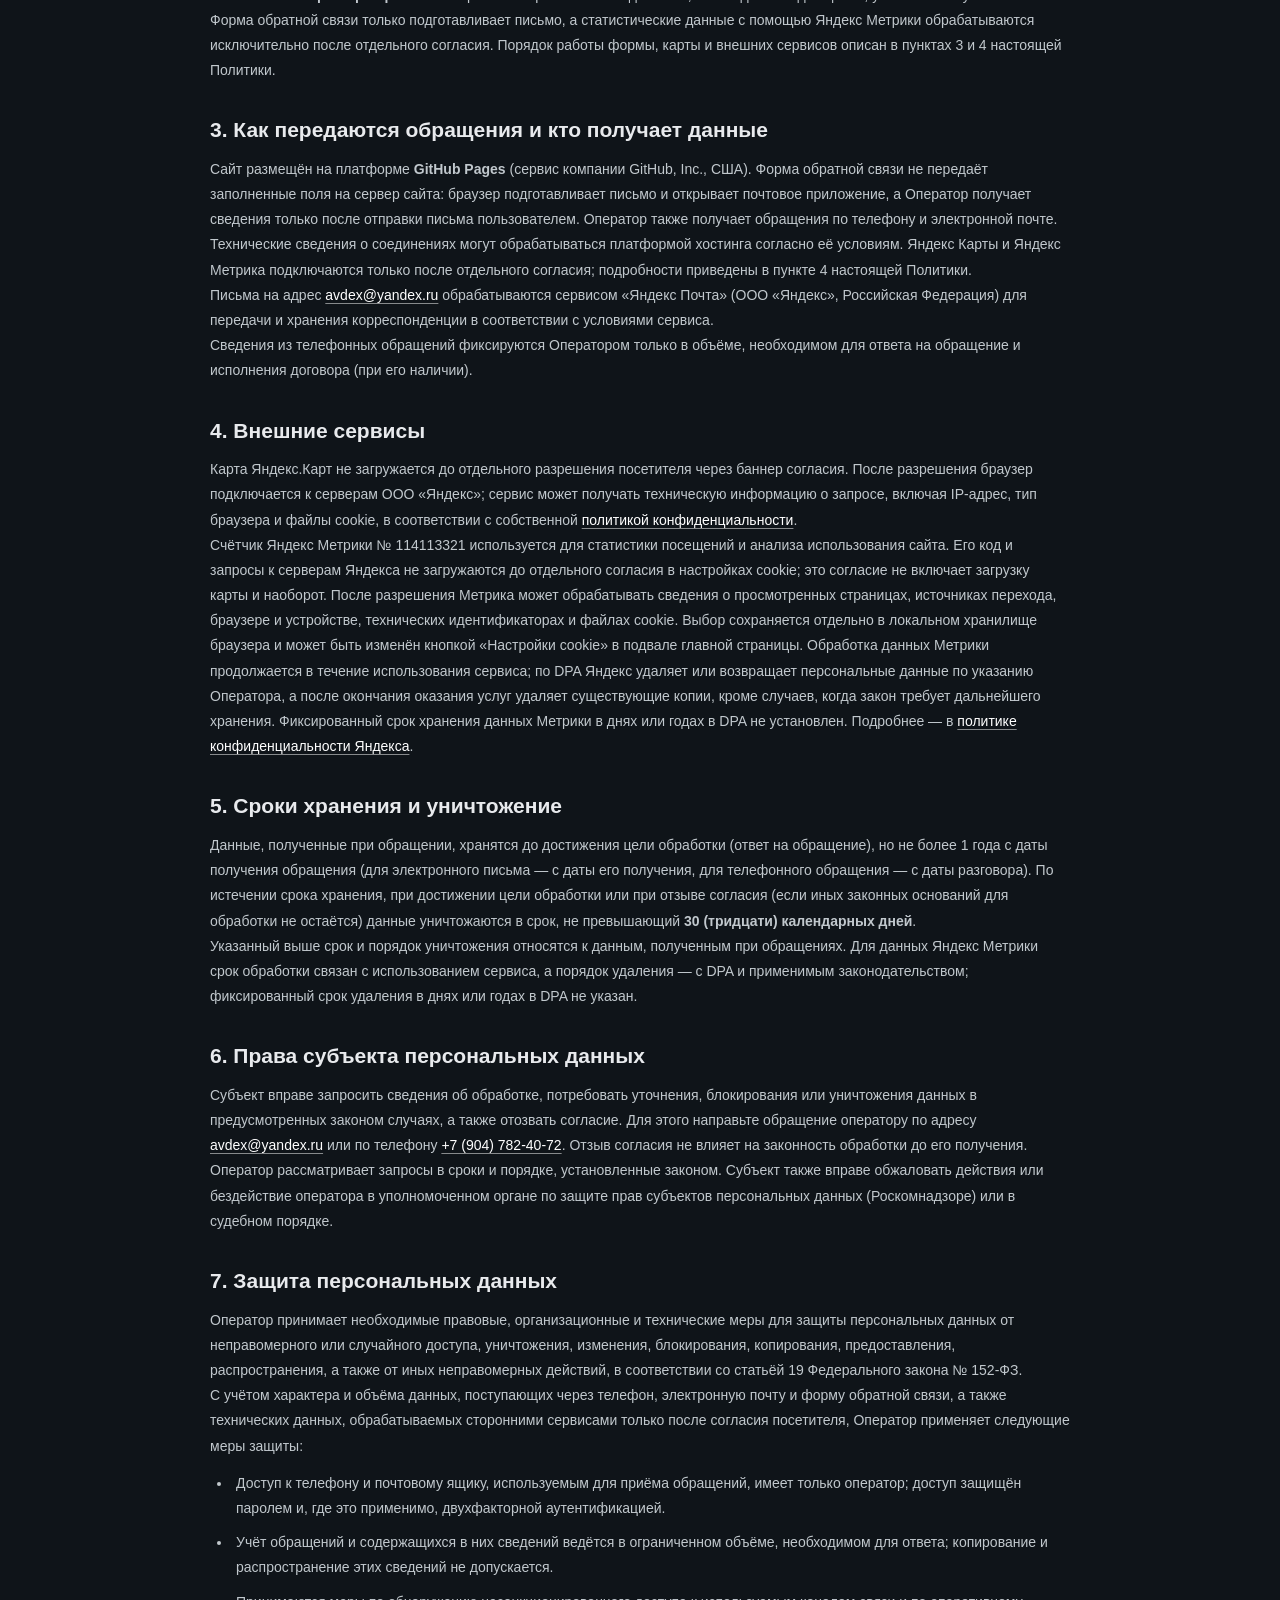
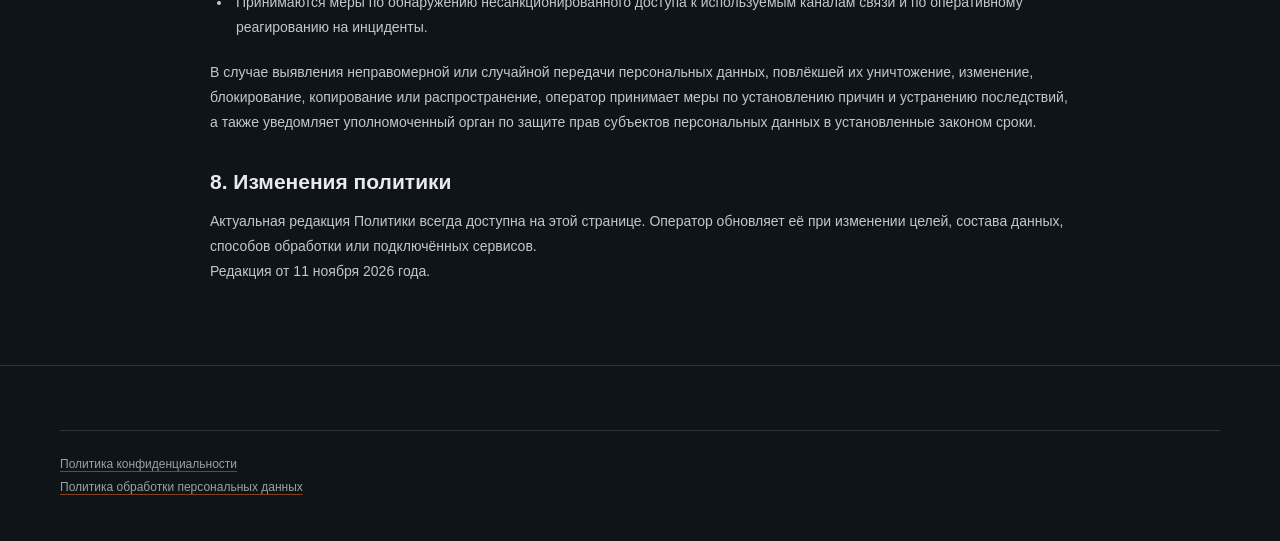
<file: personal-data.html>
<!doctype html>
<html lang="ru">
<head>
  <meta charset="utf-8">
  <meta name="viewport" content="width=device-width, initial-scale=1">
  <meta name="robots" content="noindex,follow">
  <meta name="theme-color" content="#0f1419">
  <title>Политика обработки персональных данных — AVDEX</title>
  <link rel="stylesheet" href="style.css?v=cookie-opt-in-map-1">
  <link rel="icon" href="data:image/svg+xml,%3Csvg xmlns='http://www.w3.org/2000/svg' viewBox='0 0 100 100'%3E%3Crect width='100' height='100' rx='20' fill='%23ff6b1a'/%3E%3Ctext x='50' y='68' font-family='Arial' font-size='48' font-weight='bold' fill='%23fff' text-anchor='middle'%3EA%3C/text%3E%3C/svg%3E">
</head>
<body class="privacy-page">
  <header class="privacy-header"><div class="container"><a class="logo" href="index.html" aria-label="AVDEX — главная"><img class="logo-image" src="assets/avdex-logo.svg" alt="AVDEX — магазин автоэмалей"></a></div></header>
  <main class="container privacy-main">
    <a class="privacy-back" href="index.html">← На главную</a>
    <p class="policy-links"><a href="privacy.html">Политика конфиденциальности</a></p>
    <h1>Политика обработки персональных данных</h1>
    <h2>1. Оператор и область действия</h2>
    <p>Оператор персональных данных: Индивидуальный предприниматель Авдеев Сергей Павлович (ОГРНИП 325527500078801, ИНН 525628078565), почтовый адрес: 603058, г. Нижний Новгород, ул. Новикова-Прибоя, д. 4, корп. 6, электронная почта для обращений: <a href="mailto:avdex@yandex.ru">avdex@yandex.ru</a>, телефон: <a href="tel:+79047824072">+7 (904) 782-40-72</a>. Политика относится к сайту AVDEX по адресу <a href="https://untiedq.github.io/avdex/">https://untiedq.github.io/avdex/</a>.</p>
    <p>Политика подготовлена с учётом Федерального закона от 27.07.2006 № 152-ФЗ «О персональных данных». Оператор обрабатывает данные законно, для заранее определённых целей и в объёме, необходимом для этих целей с использованием средств автоматизации и без них.</p>
    <h2>2. Какие данные и для чего обрабатываются</h2>
    <p><strong>2.1. Категории обрабатываемых данных.</strong> При обращении по форме, телефону или электронной почте Оператор обрабатывает сведения, которые субъект сообщает по своей инициативе. При отдельном согласии на Яндекс Метрику также обрабатываются технические и статистические сведения о посещении сайта. К сведениям, сообщаемым в обращении, могут относиться:</p>
    <ul class="policy-measures">
      <li>фамилия, имя, отчество (если сообщены субъектом);</li>
      <li>номер телефона;</li>
      <li>адрес электронной почты;</li>
      <li>иные сведения, которые субъект добровольно указывает в тексте обращения.</li>
    </ul>
    <p>При согласии на Яндекс Метрику могут обрабатываться сведения о просмотренных страницах и действиях на сайте, источнике перехода, типе браузера и устройства, технические идентификаторы и файлы cookie.</p>
    <p><strong>2.2. Категории субъектов.</strong> Политика распространяется на физических лиц, обратившихся к Оператору лично, а также на представителей клиентов и контрагентов — юридических лиц и индивидуальных предпринимателей. Сведения об индивидуальном предпринимателе или представителе, позволяющие определить физическое лицо, рассматриваются как персональные данные.</p>
    <p><strong>2.3. Цели обработки.</strong> Персональные данные обрабатываются для следующих целей:</p>
    <ul class="policy-measures">
      <li>рассмотрение обращения субъекта и подготовка ответа;</li>
      <li>заключение и исполнение гражданско-правового договора, инициированного субъектом (поставка продукции, консультирование, подбор материалов);</li>
      <li>соблюдение требований законодательства Российской Федерации, в том числе требований налогового и бухгалтерского учёта, если договор заключён и такая обязанность предусмотрена законом;</li>
      <li>получение статистики посещений и анализ использования сайта с помощью Яндекс Метрики — только при отдельном согласии посетителя.</li>
    </ul>
    <p><strong>2.4. Правовые основания.</strong> В зависимости от цели обработка осуществляется на следующих основаниях:</p>
    <ul class="policy-measures">
      <li>пункт 5 части 1 статьи 6 Федерального закона № 152-ФЗ — когда обработка необходима для заключения договора по инициативе субъекта или исполнения договора, стороной, выгодоприобретателем или поручителем по которому он является;</li>
      <li>пункт 7 части 1 статьи 6 Федерального закона № 152-ФЗ — для рассмотрения иных обращений в рамках законного интереса Оператора ответить на запрос, если при этом не нарушаются права и свободы субъекта;</li>
      <li>пункт 2 части 1 статьи 6 Федерального закона № 152-ФЗ — когда обработка необходима для исполнения обязанностей, возложенных на Оператора законодательством Российской Федерации;</li>
      <li>пункт 1 части 1 статьи 6 Федерального закона № 152-ФЗ — при наличии отдельного согласия на обработку данных с помощью Яндекс Метрики, выраженного выбором соответствующего пункта в настройках cookie. Сам по себе визит на сайт или факт отправки обращения такого согласия не означает.</li>
    </ul>
    <p><strong>2.5. Объём и характер обработки.</strong> Обработка ограничивается данными, необходимыми для целей, указанных в пункте 2.3. Форма обратной связи только подготавливает письмо, а статистические данные с помощью Яндекс Метрики обрабатываются исключительно после отдельного согласия. Порядок работы формы, карты и внешних сервисов описан в пунктах 3 и 4 настоящей Политики.</p>
    <h2>3. Как передаются обращения и кто получает данные</h2>
    <p>Сайт размещён на платформе <strong>GitHub Pages</strong> (сервис компании GitHub, Inc., США). Форма обратной связи не передаёт заполненные поля на сервер сайта: браузер подготавливает письмо и открывает почтовое приложение, а Оператор получает сведения только после отправки письма пользователем. Оператор также получает обращения по телефону и электронной почте. Технические сведения о соединениях могут обрабатываться платформой хостинга согласно её условиям. Яндекс Карты и Яндекс Метрика подключаются только после отдельного согласия; подробности приведены в пункте 4 настоящей Политики.</p>
    <p>Письма на адрес <a href="mailto:avdex@yandex.ru">avdex@yandex.ru</a> обрабатываются сервисом «Яндекс Почта» (ООО «Яндекс», Российская Федерация) для передачи и хранения корреспонденции в соответствии с условиями сервиса.</p>
    <p>Сведения из телефонных обращений фиксируются Оператором только в объёме, необходимом для ответа на обращение и исполнения договора (при его наличии).</p>
    <h2>4. Внешние сервисы</h2>
    <p>Карта Яндекс.Карт не загружается до отдельного разрешения посетителя через баннер согласия. После разрешения браузер подключается к серверам ООО «Яндекс»; сервис может получать техническую информацию о запросе, включая IP-адрес, тип браузера и файлы cookie, в соответствии с собственной <a href="https://yandex.ru/legal/confidential/">политикой конфиденциальности</a>.</p>
    <p>Счётчик Яндекс Метрики № 114113321 используется для статистики посещений и анализа использования сайта. Его код и запросы к серверам Яндекса не загружаются до отдельного согласия в настройках cookie; это согласие не включает загрузку карты и наоборот. После разрешения Метрика может обрабатывать сведения о просмотренных страницах, источниках перехода, браузере и устройстве, технических идентификаторах и файлах cookie. Выбор сохраняется отдельно в локальном хранилище браузера и может быть изменён кнопкой «Настройки cookie» в подвале главной страницы. Обработка данных Метрики продолжается в течение использования сервиса; по DPA Яндекс удаляет или возвращает персональные данные по указанию Оператора, а после окончания оказания услуг удаляет существующие копии, кроме случаев, когда закон требует дальнейшего хранения. Фиксированный срок хранения данных Метрики в днях или годах в DPA не установлен. Подробнее — в <a href="https://yandex.ru/legal/confidential/">политике конфиденциальности Яндекса</a>.</p>
    <h2>5. Сроки хранения и уничтожение</h2>
    <p>Данные, полученные при обращении, хранятся до достижения цели обработки (ответ на обращение), но не более 1 года с даты получения обращения (для электронного письма — с даты его получения, для телефонного обращения — с даты разговора). По истечении срока хранения, при достижении цели обработки или при отзыве согласия (если иных законных оснований для обработки не остаётся) данные уничтожаются в срок, не превышающий <strong>30 (тридцати) календарных дней</strong>.</p>
    <p>Указанный выше срок и порядок уничтожения относятся к данным, полученным при обращениях. Для данных Яндекс Метрики срок обработки связан с использованием сервиса, а порядок удаления — с DPA и применимым законодательством; фиксированный срок удаления в днях или годах в DPA не указан.</p>
    <h2>6. Права субъекта персональных данных</h2>
    <p>Субъект вправе запросить сведения об обработке, потребовать уточнения, блокирования или уничтожения данных в предусмотренных законом случаях, а также отозвать согласие. Для этого направьте обращение оператору по адресу <a href="mailto:avdex@yandex.ru">avdex@yandex.ru</a> или по телефону <a href="tel:+79047824072">+7 (904) 782-40-72</a>. Отзыв согласия не влияет на законность обработки до его получения. Оператор рассматривает запросы в сроки и порядке, установленные законом. Субъект также вправе обжаловать действия или бездействие оператора в уполномоченном органе по защите прав субъектов персональных данных (Роскомнадзоре) или в судебном порядке.</p>
    <h2>7. Защита персональных данных</h2>
    <p>Оператор принимает необходимые правовые, организационные и технические меры для защиты персональных данных от неправомерного или случайного доступа, уничтожения, изменения, блокирования, копирования, предоставления, распространения, а также от иных неправомерных действий, в соответствии со статьёй 19 Федерального закона № 152-ФЗ.</p>
    <p>С учётом характера и объёма данных, поступающих через телефон, электронную почту и форму обратной связи, а также технических данных, обрабатываемых сторонними сервисами только после согласия посетителя, Оператор применяет следующие меры защиты:</p>
    <ul class="policy-measures">
      <li>Доступ к телефону и почтовому ящику, используемым для приёма обращений, имеет только оператор; доступ защищён паролем и, где это применимо, двухфакторной аутентификацией.</li>
      <li>Учёт обращений и содержащихся в них сведений ведётся в ограниченном объёме, необходимом для ответа; копирование и распространение этих сведений не допускается.</li>
      <li>Принимаются меры по обнаружению несанкционированного доступа к используемым каналам связи и по оперативному реагированию на инциденты.</li>
    </ul>
    <p>В случае выявления неправомерной или случайной передачи персональных данных, повлёкшей их уничтожение, изменение, блокирование, копирование или распространение, оператор принимает меры по установлению причин и устранению последствий, а также уведомляет уполномоченный орган по защите прав субъектов персональных данных в установленные законом сроки.</p>
    <h2>8. Изменения политики</h2>
    <p>Актуальная редакция Политики всегда доступна на этой странице. Оператор обновляет её при изменении целей, состава данных, способов обработки или подключённых сервисов.</p>
    <p>Редакция от 11 ноября 2026 года.</p>
  </main>
  <footer class="footer">
    <div class="container">
      <div class="footer-legal">
        <p><a href="privacy.html">Политика конфиденциальности</a></p>
        <p><a href="personal-data.html">Политика обработки персональных данных</a></p>
      </div>
    </div>
  </footer>
</body>
</html>
</file>
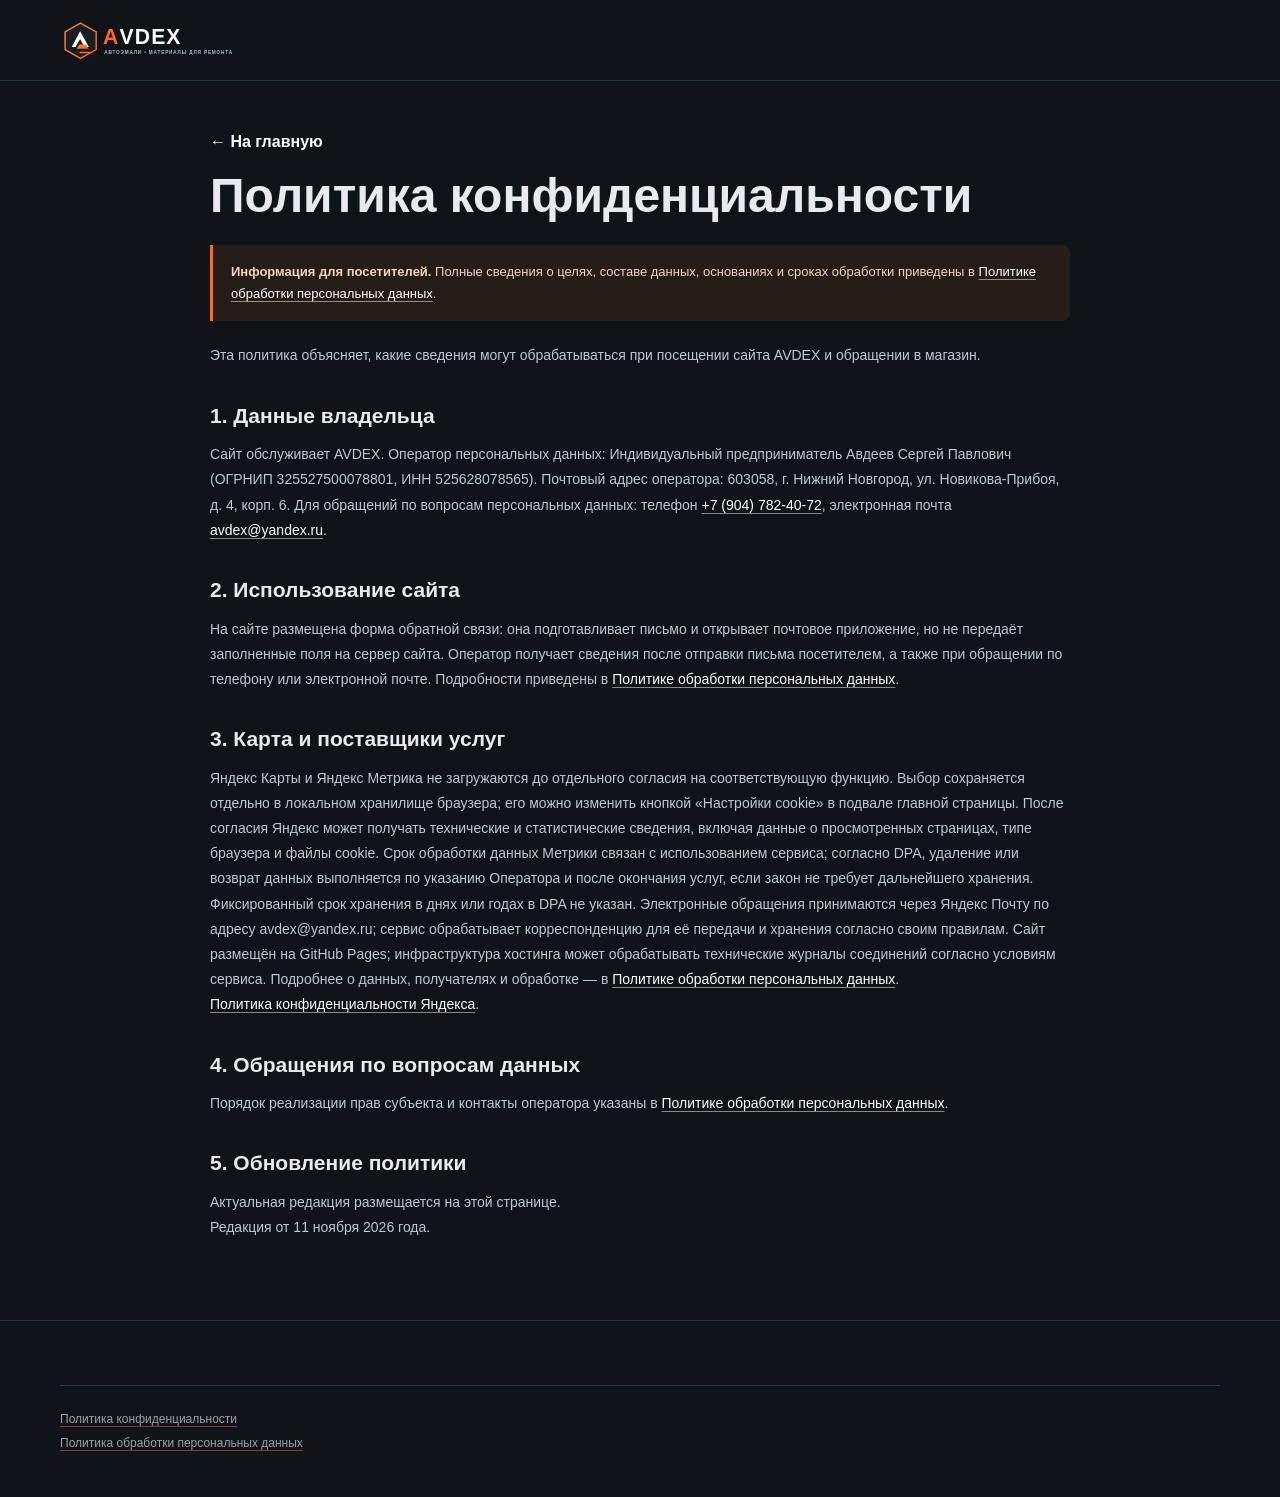
<file: privacy.html>
<!doctype html>
<html lang="ru">
<head>
  <meta charset="utf-8">
  <meta name="viewport" content="width=device-width, initial-scale=1">
  <meta name="robots" content="noindex,follow">
  <meta name="theme-color" content="#0f1419">
  <title>Политика конфиденциальности — AVDEX</title>
  <link rel="stylesheet" href="style.css?v=cookie-opt-in-map-1">
  <link rel="icon" href="data:image/svg+xml,%3Csvg xmlns='http://www.w3.org/2000/svg' viewBox='0 0 100 100'%3E%3Crect width='100' height='100' rx='20' fill='%23ff6b1a'/%3E%3Ctext x='50' y='68' font-family='Arial' font-size='48' font-weight='bold' fill='%23fff' text-anchor='middle'%3EA%3C/text%3E%3C/svg%3E">
</head>
<body class="privacy-page">
<header class="privacy-header"><div class="container"><a class="logo" href="index.html" aria-label="AVDEX — главная"><img class="logo-image" src="assets/avdex-logo.svg" alt="AVDEX — магазин автоэмалей"></a></div></header>
<main class="container privacy-main">
<a class="privacy-back" href="index.html">← На главную</a>
<h1>Политика конфиденциальности</h1>
<div class="privacy-warning"><strong>Информация для посетителей.</strong> Полные сведения о целях, составе данных, основаниях и сроках обработки приведены в <a href="personal-data.html">Политике обработки персональных данных</a>.</div>
<p>Эта политика объясняет, какие сведения могут обрабатываться при посещении сайта AVDEX и обращении в магазин.</p>
<h2>1. Данные владельца</h2>
<p>Сайт обслуживает AVDEX. Оператор персональных данных: Индивидуальный предприниматель Авдеев Сергей Павлович (ОГРНИП 325527500078801, ИНН 525628078565). Почтовый адрес оператора: 603058, г. Нижний Новгород, ул. Новикова-Прибоя, д. 4, корп. 6. Для обращений по вопросам персональных данных: телефон <a href="tel:+79047824072">+7 (904) 782-40-72</a>, электронная почта <a href="mailto:avdex@yandex.ru">avdex@yandex.ru</a>.</p>
<h2>2. Использование сайта</h2>
<p>На сайте размещена форма обратной связи: она подготавливает письмо и открывает почтовое приложение, но не передаёт заполненные поля на сервер сайта. Оператор получает сведения после отправки письма посетителем, а также при обращении по телефону или электронной почте. Подробности приведены в <a href="personal-data.html">Политике обработки персональных данных</a>.</p>
<h2>3. Карта и поставщики услуг</h2>
<p>Яндекс Карты и Яндекс Метрика не загружаются до отдельного согласия на соответствующую функцию. Выбор сохраняется отдельно в локальном хранилище браузера; его можно изменить кнопкой «Настройки cookie» в подвале главной страницы. После согласия Яндекс может получать технические и статистические сведения, включая данные о просмотренных страницах, типе браузера и файлы cookie. Срок обработки данных Метрики связан с использованием сервиса; согласно DPA, удаление или возврат данных выполняется по указанию Оператора и после окончания услуг, если закон не требует дальнейшего хранения. Фиксированный срок хранения в днях или годах в DPA не указан. Электронные обращения принимаются через Яндекс Почту по адресу avdex@yandex.ru; сервис обрабатывает корреспонденцию для её передачи и хранения согласно своим правилам. Сайт размещён на GitHub Pages; инфраструктура хостинга может обрабатывать технические журналы соединений согласно условиям сервиса. Подробнее о данных, получателях и обработке — в <a href="personal-data.html">Политике обработки персональных данных</a>.</p>
<p><a href="https://yandex.ru/legal/confidential/" target="_blank" rel="noopener noreferrer">Политика конфиденциальности Яндекса</a>.</p>
<h2>4. Обращения по вопросам данных</h2>
<p>Порядок реализации прав субъекта и контакты оператора указаны в <a href="personal-data.html">Политике обработки персональных данных</a>.</p>
<h2>5. Обновление политики</h2>
<p>Актуальная редакция размещается на этой странице.</p>
<p>Редакция от 11 ноября 2026 года.</p></main>
<footer class="footer">
  <div class="container">
    <div class="footer-legal">
      <p><a href="privacy.html">Политика конфиденциальности</a></p>
      <p><a href="personal-data.html">Политика обработки персональных данных</a></p>
    </div>
  </div>
</footer>
</body></html>
</file>
<file: style.css>
:root {
  --bg: #0f1419;
  --bg-2: #161c23;
  --text: #e8eaed;
  --text-muted: #9aa0a6;
  --accent: #ff6b1a;
  --accent-hover: #ff8c42;
  --border: #2a3541;
}

* { margin: 0; padding: 0; box-sizing: border-box; }

html { scroll-behavior: smooth; scroll-padding-top: 80px; }

body {
  font-family: -apple-system, BlinkMacSystemFont, 'Segoe UI', Roboto, 'Helvetica Neue', Arial, sans-serif;
  background: var(--bg);
  color: var(--text);
  line-height: 1.6;
  -webkit-font-smoothing: antialiased;
}

.container { max-width: 1200px; margin: 0 auto; padding: 0 20px; }

/* Header */
.header {
  position: sticky;
  top: 0;
  background: rgba(15, 20, 25, 0.95);
  backdrop-filter: blur(10px);
  border-bottom: 1px solid var(--border);
  z-index: 100;
}
.header-inner { display: flex; align-items: center; justify-content: space-between; padding: 14px 0; }

.logo {
  display: flex;
  flex-direction: column;
  text-decoration: none;
  line-height: 1.1;
}
 .logo-image { display: block; width: 190px; max-width: 100%; height: auto; }
.logo-mark {
  font-size: 24px;
  font-weight: 800;
  letter-spacing: 2px;
  color: var(--text);
}
.logo-mark::first-letter { color: var(--accent); }
.logo-sub {
  font-size: 11px;
  text-transform: uppercase;
  letter-spacing: 1.5px;
  color: var(--text-muted);
  margin-top: 2px;
}

.nav { display: flex; gap: 32px; }
.nav a { color: var(--text-muted); text-decoration: none; font-size: 15px; transition: color 0.2s; }
.nav a:hover { color: var(--accent); }
.nav a:focus-visible, a:focus-visible, button:focus-visible { outline: 3px solid var(--accent); outline-offset: 3px; }
.skip-link { position: absolute; left: -9999px; top: 8px; z-index: 200; background: var(--accent); color: #fff; padding: 10px 16px; border-radius: 6px; }
.skip-link:focus { left: 12px; }
.hero-actions { display: flex; flex-wrap: wrap; gap: 14px; position: relative; }
.btn-secondary { background: transparent; border: 1px solid var(--accent); }
.btn-secondary:hover { background: rgba(255,107,26,.12); }
.card-tag { display: inline-block; margin: 0 0 10px; padding: 4px 9px; border-radius: 999px; background: rgba(255,107,26,.12); color: var(--accent); font-size: 12px; font-weight: 700; }
.guide-grid { display: grid; grid-template-columns: repeat(3,minmax(0,1fr)); gap: 20px; }
.map-block { display: grid; grid-template-columns: .8fr 1.2fr; gap: 24px; align-items: stretch; margin-top: 32px; padding: 24px; border: 1px solid var(--border); border-radius: 12px; background: var(--bg-2); }
.map-block h3 { margin-bottom: 8px; }
.map-link { display: inline-block; margin-top: 12px; color: var(--accent); }
.map-block iframe { width: 100%; min-height: 300px; border: 0; border-radius: 8px; }
.menu-toggle { display: none; background: none; border: none; color: var(--text); font-size: 26px; cursor: pointer; line-height: 1; }

/* Hero */
.hero {
  padding: 100px 0 80px;
  background: linear-gradient(135deg, var(--bg) 0%, var(--bg-2) 100%);
  position: relative;
  overflow: hidden;
}
.hero::before {
  content: '';
  position: absolute;
  top: -50%; right: -20%;
  width: 600px; height: 600px;
  background: radial-gradient(circle, rgba(255,107,26,0.09) 0%, transparent 70%);
  pointer-events: none;
}
.hero-kicker {
  display: inline-block;
  font-size: 13px;
  text-transform: uppercase;
  letter-spacing: 2px;
  color: var(--accent);
  margin-bottom: 16px;
  padding: 6px 14px;
  border: 1px solid rgba(255,107,26,0.3);
  border-radius: 100px;
  position: relative;
}
.hero h1 { font-size: clamp(32px, 5vw, 56px); font-weight: 800; line-height: 1.15; margin-bottom: 24px; max-width: 800px; position: relative; }
.hero h1 span { color: var(--accent); }
.hero p { font-size: clamp(16px, 2vw, 20px); color: var(--text-muted); max-width: 640px; margin-bottom: 40px; position: relative; }

.btn {
  display: inline-block;
  padding: 14px 32px;
  background: var(--accent);
  color: #fff;
  text-decoration: none;
  font-weight: 600;
  border-radius: 8px;
  transition: background 0.2s, transform 0.15s;
}
.btn:hover { background: var(--accent-hover); transform: translateY(-1px); }

/* Sections */
.section { padding: 80px 0; border-top: 1px solid var(--border); }
.section-title { font-size: clamp(24px, 3vw, 36px); font-weight: 800; margin-bottom: 16px; }
.section-sub { color: var(--text-muted); font-size: 17px; margin-bottom: 48px; max-width: 700px; }

/* Grid & cards */
.grid { display: grid; grid-template-columns: repeat(auto-fit, minmax(280px, 1fr)); gap: 20px; }
.card {
  background: var(--bg-2);
  border: 1px solid var(--border);
  border-radius: 12px;
  padding: 28px;
  transition: border-color 0.2s, transform 0.2s;
}
.card:hover { border-color: var(--accent); transform: translateY(-3px); }
.card h3 { font-size: 18px; margin-bottom: 12px; color: var(--text); }
.card p { color: var(--text-muted); font-size: 15px; }
.card .icon {
  width: 44px; height: 44px;
  background: rgba(255,107,26,0.12);
  border-radius: 10px;
  display: flex; align-items: center; justify-content: center;
  margin-bottom: 18px;
  color: var(--accent);
}
.card .icon svg { width: 22px; height: 22px; }

/* Contacts */
.contacts-grid { display: grid; grid-template-columns: repeat(auto-fit, minmax(240px, 1fr)); gap: 20px; margin-top: 40px; }
.contact-item { background: var(--bg-2); border: 1px solid var(--border); border-radius: 12px; padding: 24px; }
.contact-item .label { color: var(--text-muted); font-size: 13px; text-transform: uppercase; letter-spacing: 1px; margin-bottom: 8px; }
.contact-item .value { font-size: 17px; font-weight: 600; color: var(--text); }
.contact-item a { color: var(--text); text-decoration: none; transition: color 0.2s; }
.contact-item a:hover { color: var(--accent); }

/* Footer */
.footer { padding: 40px 0; background: var(--bg); border-top: 1px solid var(--border); color: var(--text-muted); font-size: 14px; }
.footer-inner { display: flex; flex-wrap: wrap; gap: 24px; justify-content: space-between; align-items: flex-start; }
.footer-info p { margin-bottom: 4px; }
.footer-info a { color: #fff; text-decoration-color: rgba(255,255,255,.5); text-underline-offset: 3px; }
.footer-info a:hover { color: var(--accent-hover); }
.footer-legal { margin-top: 24px; padding-top: 24px; border-top: 1px solid var(--border); font-size: 12px; color: #6b7280; }
.footer-legal p { margin-bottom: 4px; }

/* Mobile */
@media (max-width: 768px) {
  .menu-toggle { display: block; }
  .nav {
    display: none;
    position: absolute;
    top: 100%; left: 0; right: 0;
    background: var(--bg-2);
    flex-direction: column;
    padding: 20px;
    gap: 16px;
    border-bottom: 1px solid var(--border);
  }
  .nav.open { display: flex; }
  .nav a { padding: 6px 0; }
  .guide-grid { grid-template-columns: 1fr; }
  .map-block { grid-template-columns: 1fr; }
  .map-block iframe { min-height: 260px; }
  .hero { padding: 60px 0 40px; }
  .section { padding: 50px 0; }
}

/* Accessibility and mobile menu */
:focus-visible { outline: 3px solid var(--accent-hover); outline-offset: 4px; }
.skip-link { position: fixed; z-index: 1000; top: 10px; left: 12px; padding: 10px 14px; color: var(--bg); background: #fff; border-radius: 6px; transform: translateY(-160%); }
.skip-link:focus { transform: translateY(0); }
.nav a { padding-block: 6px; }
@media (max-width: 768px) {
  .header-inner { position: relative; }
  .menu-toggle { padding: 6px 10px; border: 1px solid var(--border); border-radius: 7px; }
  .menu-toggle:focus-visible { outline-offset: 3px; }
}

.hero-actions { display: flex; flex-wrap: wrap; align-items: center; gap: 12px; }
.hero .btn { margin: 0; }
.btn-secondary { display: inline-flex; align-items: center; gap: 12px; padding: 13px 19px; color: var(--text); border: 1px solid var(--border); border-radius: 8px; text-decoration: none; font-weight: 600; transition: border-color .2s, color .2s, transform .15s; }
.btn-secondary:hover { color: #fff; border-color: var(--accent); transform: translateY(-1px); }

.color-guide { background: linear-gradient(135deg, #151c23, #11171d); }
.color-guide-layout { display: grid; grid-template-columns: minmax(0,.9fr) minmax(0,1.1fr); gap: 48px; align-items: center; }
.guide-kicker { margin-bottom: 12px; color: var(--accent); font-size: 12px; font-weight: 700; letter-spacing: .12em; text-transform: uppercase; }
.color-guide-intro .section-title { margin-bottom: 16px; }
.color-guide-intro .section-sub { margin-bottom: 24px; }
.color-steps { list-style: none; padding: 0; margin: 0; border-top: 1px solid var(--border); }
.color-steps li { display: grid; grid-template-columns: 42px 1fr; gap: 14px; padding: 18px 0; border-bottom: 1px solid var(--border); }
.step-number { color: var(--accent); font-size: 12px; font-weight: 800; letter-spacing: .08em; }
.color-steps h3 { margin: 0 0 5px; font-size: 16px; }
.color-steps p { margin: 0; color: var(--text-muted); font-size: 14px; }
@media (max-width: 768px) {
  .color-guide-layout { grid-template-columns: 1fr; gap: 28px; }
}

.product-grid { grid-template-columns: repeat(4, minmax(0,1fr)); align-items: stretch; }
.product-card { display: flex; flex-direction: column; min-width: 0; min-height: 300px; }
.product-card h3 { min-height: 2.5em; }
.product-card p { flex: 1 0 auto; }
.product-tag { align-self: flex-start; display: inline-block; margin-top: 17px; padding: 5px 9px; color: #ff9b63; background: rgba(255,107,26,.11); border: 1px solid rgba(255,107,26,.22); border-radius: 999px; font-size: 10px; font-weight: 700; line-height: 1.3; }
@media (max-width: 1040px) { .product-grid { grid-template-columns: repeat(2, minmax(0,1fr)); } }
@media (max-width: 560px) { .product-grid { grid-template-columns: 1fr; } .product-card { min-height: auto; } .product-card h3 { min-height: 0; } }

.map-card { display: grid; grid-template-columns: minmax(230px,.72fr) minmax(0,1.28fr); margin-top: 24px; overflow: hidden; background: var(--bg-2); border: 1px solid var(--border); border-radius: 12px; }
.map-copy { display: flex; flex-direction: column; align-items: flex-start; justify-content: center; padding: 28px; }
.map-kicker { margin: 0 0 10px; color: var(--accent); font-size: 11px; font-weight: 800; letter-spacing: .14em; text-transform: uppercase; }
.map-copy h3 { margin: 0 0 10px; font-size: 23px; }
.map-address { margin: 0 0 18px; color: var(--text-muted); font-size: 14px; }
.map-link { color: var(--text); font-size: 13px; font-weight: 700; text-decoration-color: var(--accent); text-underline-offset: 4px; }
.map-link span { color: var(--accent); }
.map-frame { min-height: 330px; background: #1c252e; }
.map-frame iframe { display: block; width: 100%; height: 100%; min-height: 330px; border: 0; }
@media (max-width: 768px) { .map-card { grid-template-columns: 1fr; } .map-copy { padding: 22px; } .map-frame, .map-frame iframe { min-height: 300px; } }

.footer-legal a { color: var(--text-muted); text-decoration: underline; text-decoration-color: rgba(255,107,26,.5); text-underline-offset: 3px; }
.footer-legal a:hover { color: var(--accent-hover); }
.privacy-page { min-height: 100vh; background: var(--bg); color: var(--text); }
.privacy-header { padding: 18px 0; background: rgba(15,20,25,.96); border-bottom: 1px solid var(--border); }
.privacy-header .logo { width: fit-content; }
.privacy-main { max-width: 900px; padding-top: 48px; padding-bottom: 80px; }
.privacy-page .privacy-main a,
.privacy-page .privacy-main a:link,
.privacy-page .privacy-main a:visited { color: #fff; text-decoration-color: rgba(255,255,255,.5); text-underline-offset: 3px; }
.privacy-page .privacy-main a:hover,
.privacy-page .privacy-main a:focus-visible { color: var(--accent-hover); }
.privacy-main h1 { margin: 16px 0 22px; font-size: clamp(32px,5vw,48px); line-height: 1.1; }
.privacy-main h2 { margin: 30px 0 10px; font-size: 21px; }
.privacy-main p, .privacy-main li { color: #c1c8cd; font-size: 14px; line-height: 1.8; }
.privacy-warning { margin: 22px 0; padding: 16px 18px; border-left: 3px solid var(--accent); border-radius: 0 8px 8px 0; background: rgba(255,107,26,.1); color: #f0d4c4; font-size: 13px; line-height: 1.7; }
.privacy-back { display: inline-block; color: var(--accent-hover); font-weight: 700; text-decoration: none; }
.privacy-back:hover { text-decoration: underline; }

/* Color selection methods */
.matching-methods { display: grid; grid-template-columns: repeat(3,minmax(0,1fr)); gap: 16px; margin: 28px 0; }
.method-card { min-height: 100%; padding: 24px; border: 1px solid var(--border); border-radius: 12px; background: var(--bg-2); }
.method-card h3 { margin: 14px 0 8px; font-size: 18px; }
.method-card p { color: var(--text-muted); font-size: 14px; }
.method-card-featured { border-color: var(--accent); box-shadow: inset 0 3px 0 var(--accent); }
.guide-actions { margin-top: 26px; }
.feedback-card { display: grid; grid-template-columns: .8fr 1.2fr; gap: 28px; margin: 30px 0; padding: 28px; border: 1px solid var(--border); border-radius: 12px; background: var(--bg-2); }
.feedback-copy h3 { margin: 4px 0 10px; font-size: 22px; }
.feedback-copy p:last-child, .form-note { color: var(--text-muted); font-size: 13px; }
.feedback-form { display: grid; gap: 9px; }
.feedback-form label:not(.consent-check) { color: var(--text-muted); font-size: 13px; }
.feedback-form input:not([type="checkbox"]) { width: 100%; min-height: 44px; padding: 10px 12px; border: 1px solid var(--border); border-radius: 7px; background: var(--bg); color: var(--text); font: inherit; }
.feedback-form textarea { width: 100%; min-height: 110px; padding: 10px 12px; border: 1px solid var(--border); border-radius: 7px; background: var(--bg); color: var(--text); font: inherit; resize: vertical; }
.feedback-form textarea::placeholder { color: var(--text-muted); opacity: .8; }
.consent-check { display: flex; align-items: flex-start; gap: 10px; margin: 6px 0; color: var(--text-muted); font-size: 13px; }
.consent-check input { margin-top: 4px; accent-color: var(--accent); }
.consent-check a { color: var(--accent-hover); }
.feedback-form .btn { justify-self: start; cursor: pointer; border: 0; font: inherit; font-weight: 700; }
@media (max-width: 768px) { .matching-methods, .feedback-card { grid-template-columns: 1fr; } .method-card { min-height: 0; } .feedback-card { padding: 20px; } }

/* Keep the three AVDEX color matching methods readable side by side. */
.color-guide-layout { display: block; }
.color-guide-intro { max-width: 900px; margin-bottom: 30px; }
.matching-methods { grid-template-columns: repeat(3, minmax(0, 1fr)); align-items: stretch; }
.method-card { min-width: 0; overflow-wrap: anywhere; }
@media (max-width: 900px) {
  .matching-methods { grid-template-columns: repeat(2, minmax(0, 1fr)); }
}
@media (max-width: 620px) {
  .matching-methods { grid-template-columns: 1fr; }
}

.prep-guide { margin-top: 48px; padding-top: 36px; border-top: 1px solid var(--border); }
.prep-guide .section-title { margin-bottom: 14px; }
.prep-guide .section-sub { margin-bottom: 24px; }

.brand-showcase { margin-top: 52px; padding-top: 38px; border-top: 1px solid var(--border); }
.brand-showcase .section-title { margin-bottom: 8px; font-size: clamp(21px,2.4vw,28px); }
.brand-showcase .section-sub { margin-bottom: 22px; font-size: 15px; }
.brand-grid { display: grid; grid-template-columns: repeat(auto-fit,minmax(min(100%,220px),1fr)); gap: 16px; }
.brand-wordmark { display: flex; min-width: 0; min-height: 84px; flex-direction: column; justify-content: center; align-items: center; gap: 7px; padding: 14px 12px; border: 1px solid var(--border); border-radius: 10px; background: var(--bg-2); text-align: center; }
.brand-wordmark strong { color: var(--text); font-size: clamp(14px,1.5vw,18px); font-weight: 850; letter-spacing: .02em; line-height: 1.2; white-space: nowrap; }

.brand-dealer { border: 1px solid rgba(255,107,26,.8); background: linear-gradient(145deg,rgba(255,107,26,.16),var(--bg-2) 65%); box-shadow: inset 0 3px 0 var(--accent); }
.brand-dealer strong { color: var(--accent-hover); font-size: clamp(17px,2.3vw,24px); }
.brand-dealer span { color: var(--text-muted); font-size: 10px; font-weight: 800; letter-spacing: .1em; text-transform: uppercase; }
.policy-links a { color: var(--accent-hover); }

.dealer-showcase { margin-top: 40px; padding: 30px; border: 1px solid rgba(255,107,26,.4); border-radius: 14px; background: linear-gradient(145deg,rgba(255,107,26,.08),var(--bg-2) 58%); }
.dealer-showcase > .section-title { margin-bottom: 8px; font-size: clamp(21px,2.4vw,28px); }
.dealer-showcase > .section-sub { margin-bottom: 22px; font-size: 15px; }
.dealer-brand-grid { display: grid; grid-template-columns: repeat(2,minmax(0,1fr)); gap: 18px; }
.dealer-brand-card { padding: 22px; border: 1px solid var(--border); border-radius: 11px; background: rgba(15,20,25,.74); }
.dealer-brand-heading { display: flex; flex-wrap: wrap; align-items: center; justify-content: space-between; gap: 10px; margin-bottom: 15px; }
.dealer-brand-mark { color: var(--accent-hover); font-size: clamp(22px,3vw,30px); font-weight: 900; letter-spacing: .06em; line-height: 1.1; overflow-wrap: anywhere; }
.dealer-brand-heading span { padding: 5px 9px; border: 1px solid rgba(255,107,26,.45); border-radius: 999px; color: var(--accent-hover); font-size: 10px; font-weight: 800; letter-spacing: .08em; text-transform: uppercase; }
.dealer-brand-card p { margin: 0 0 14px; color: var(--text-muted); font-size: 14px; }
.dealer-brand-card a { color: var(--accent-hover); font-size: 13px; font-weight: 700; text-underline-offset: 4px; }
@media (max-width: 680px) { .dealer-brand-grid { grid-template-columns: 1fr; } .dealer-showcase { padding: 20px; } }


/* Keep the About and color preparation cards completely static. */
#about .grid > .card,
.prep-guide .guide-grid > .card { transition: none; }
#about .grid > .card:hover,
.prep-guide .guide-grid > .card:hover {
  border-color: var(--border) !important;
  transform: none !important;
}

/* AVDEX page refinements */
.method-heading { display: flex; align-items: center; gap: 10px; min-height: 18px; }
.method-level { color: var(--text-muted); font-size: 11px; font-weight: 700; letter-spacing: .08em; text-transform: uppercase; }
.product-card:hover { border-color: var(--border); transform: none; }


/* Readable spacing for policy measure lists. */
.privacy-main .policy-measures { margin: 12px 0 20px; padding-left: 22px; list-style: disc; }
.privacy-main .policy-measures li { margin: 0 0 9px; padding-left: 4px; }
.privacy-main .policy-measures li:last-child { margin-bottom: 0; }


/* Optional map consent */
.map-placeholder { display: flex; min-height: 330px; flex-direction: column; align-items: center; justify-content: center; gap: 18px; padding: 28px; text-align: center; color: var(--text-muted); }
.map-placeholder p { max-width: 560px; margin: 0; font-size: 14px; line-height: 1.7; }
.cookie-banner[hidden] { display: none !important; }
.cookie-banner { position: fixed; z-index: 1200; right: 20px; bottom: 20px; left: 20px; display: flex; max-width: 1040px; margin: 0 auto; align-items: center; justify-content: space-between; gap: 24px; padding: 22px 24px; border: 1px solid var(--border); border-top: 3px solid var(--accent); border-radius: 12px; background: #171e24; box-shadow: 0 12px 40px rgba(0,0,0,.45); }
.cookie-banner-copy { max-width: 650px; }
.cookie-banner h2 { margin: 0 0 7px; color: var(--text); font-size: 18px; }
.cookie-banner p { margin: 0 0 8px; color: #c1c8cd; font-size: 13px; line-height: 1.6; }
.cookie-banner a { color: #fff; font-size: 13px; text-underline-offset: 3px; }
.cookie-banner a:hover { color: var(--accent-hover); }
.cookie-banner-actions { display: flex; flex-shrink: 0; flex-direction: column; align-items: stretch; gap: 10px; }
.cookie-banner-actions .btn, .cookie-banner-actions .btn-secondary { min-height: 42px; padding: 10px 14px; cursor: pointer; font: inherit; font-size: 13px; font-weight: 700; text-align: center; }
.cookie-banner-actions .btn-secondary { border: 1px solid var(--border); border-radius: 6px; background: transparent; color: var(--text); }
.cookie-banner-actions .btn-secondary:hover { border-color: var(--accent); color: var(--accent-hover); }
.cookie-settings-button { padding: 0; border: 0; background: none; color: #fff; font: inherit; text-decoration: underline; text-decoration-color: rgba(255,255,255,.5); text-underline-offset: 3px; cursor: pointer; }
.cookie-settings-button:hover { color: var(--accent-hover); }
@media (max-width: 680px) {
  .cookie-banner { right: 10px; bottom: 10px; left: 10px; flex-direction: column; align-items: stretch; gap: 15px; padding: 18px; }
  .cookie-banner-actions { flex-direction: column; }
  .map-placeholder { min-height: 300px; padding: 22px; }
}


.cookie-banner-options { display: grid; flex-shrink: 0; gap: 12px; min-width: 220px; }
.cookie-choice { display: flex; align-items: flex-start; gap: 9px; color: #e2e6e9; font-size: 13px; line-height: 1.5; cursor: pointer; }
.cookie-choice input { flex: 0 0 auto; width: 17px; height: 17px; margin: 1px 0 0; accent-color: var(--accent); }
.map-placeholder[hidden] { display: none !important; }
@media (max-width: 680px) {
  .cookie-banner-options { min-width: 0; }
}




.equipment-service-list p { margin: 0; color: var(--text-muted); font-size: 15px; }
.equipment-service-list p + p { margin-top: 12px; }
.paint-service-extra { margin: -10px 0 0; color: var(--text-muted); font-size: 15px; }
.paint-service-extra strong { color: var(--accent); }
</file>
